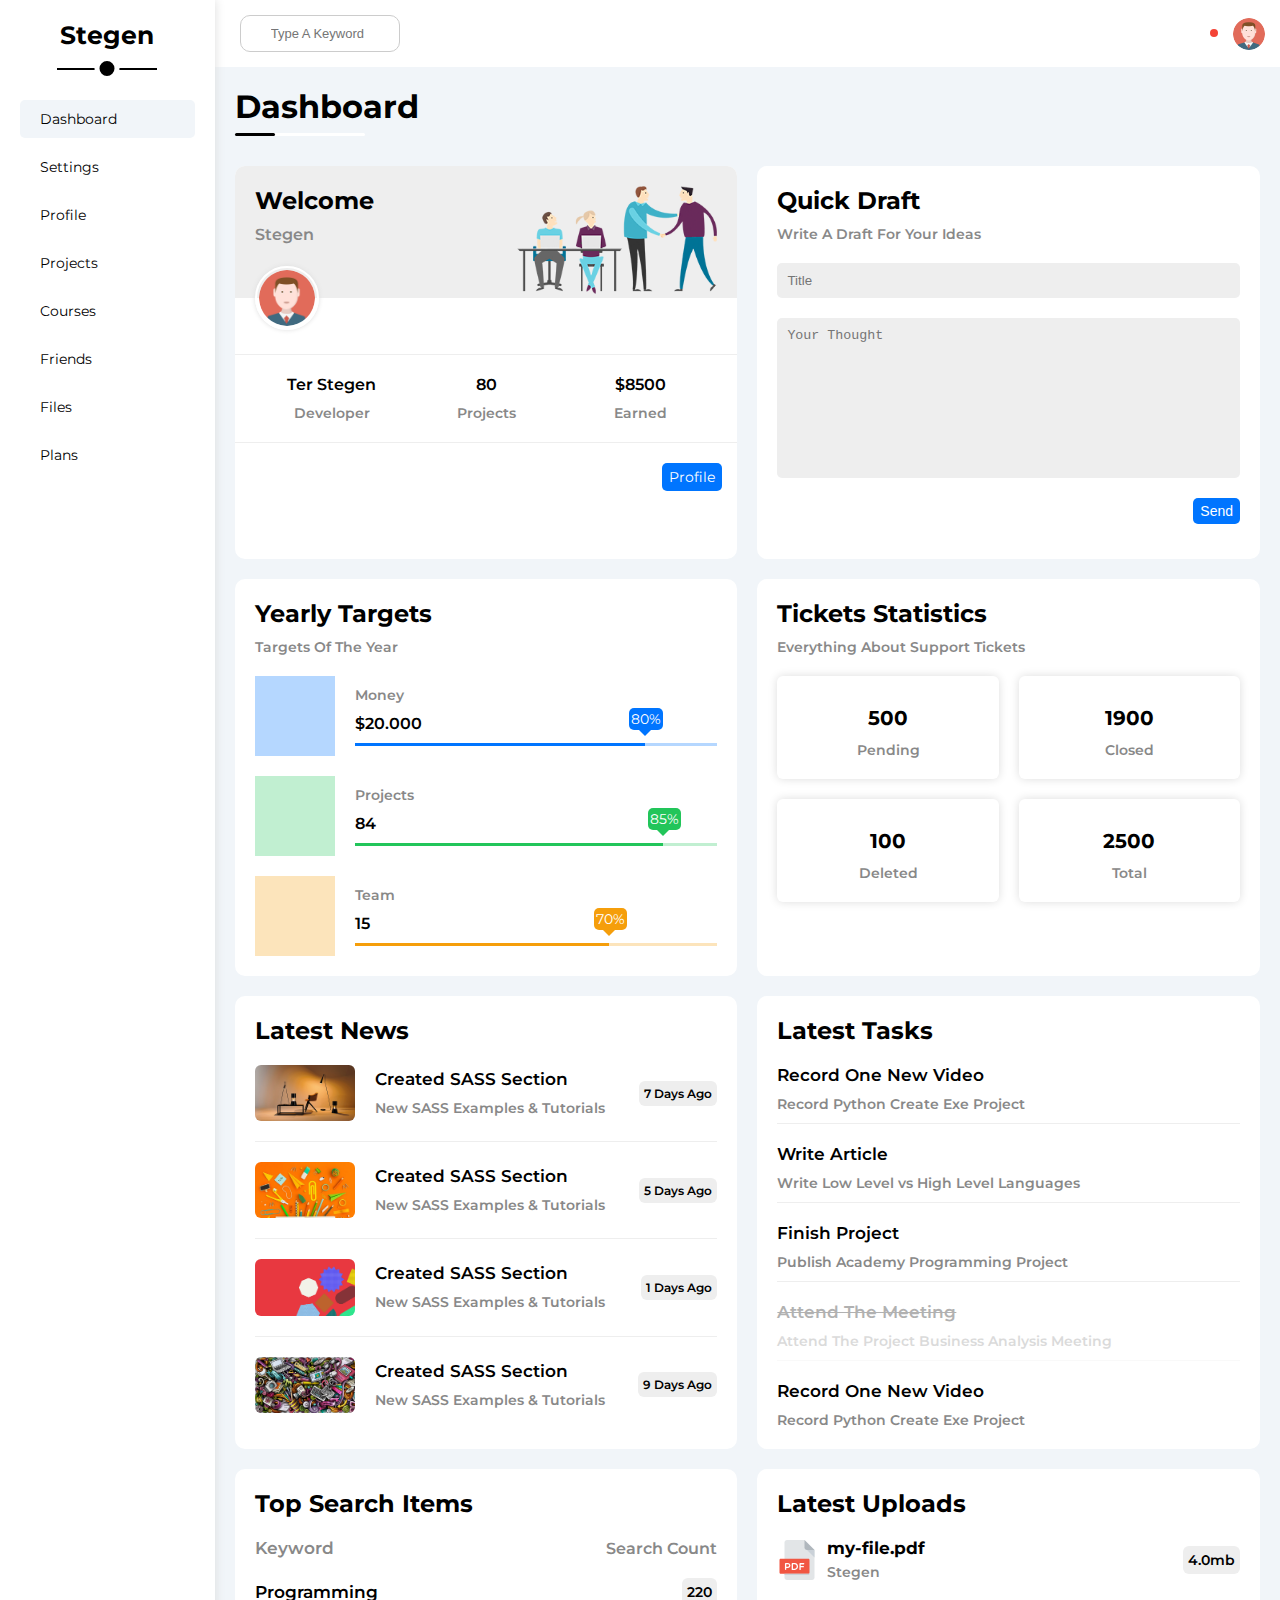
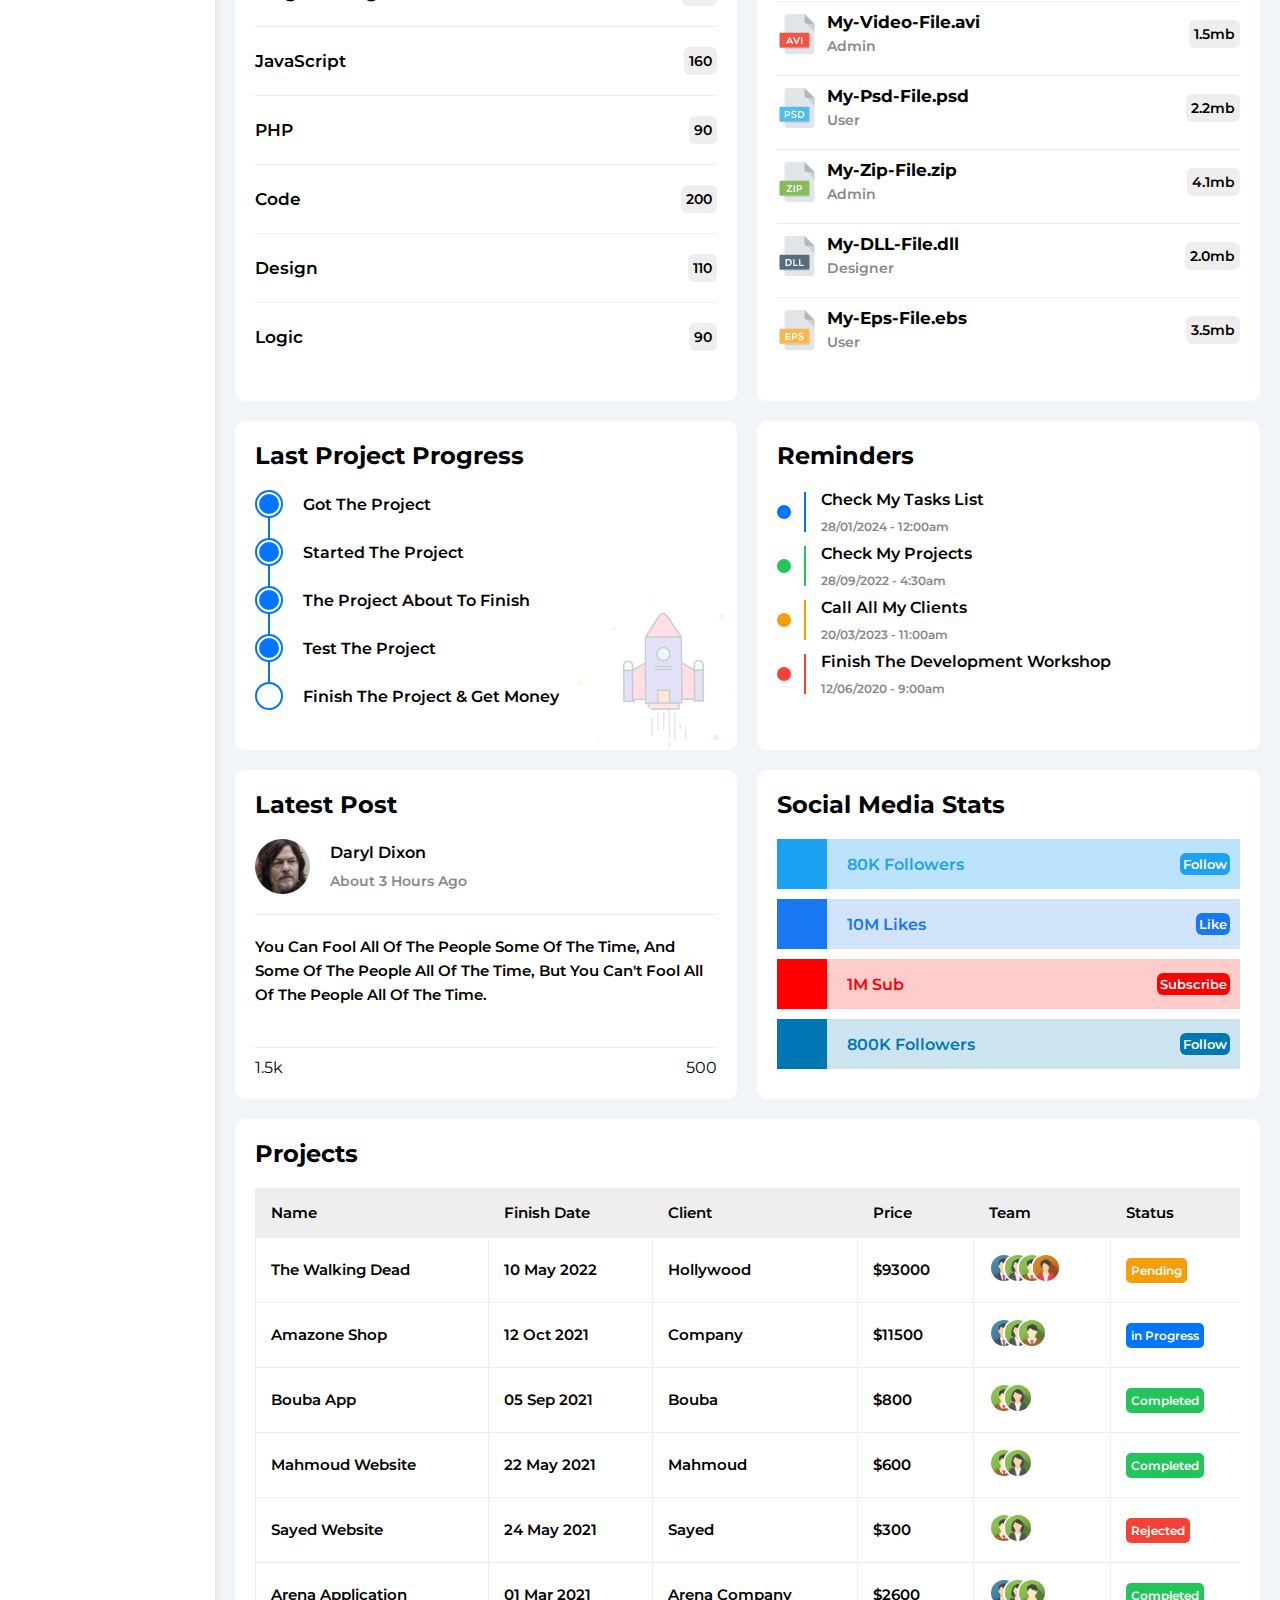
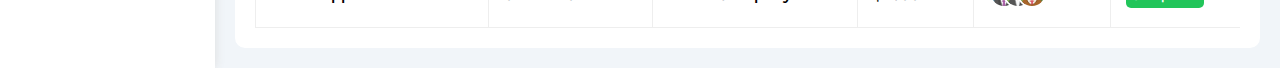
<file: index.html>
<!DOCTYPE html>
<html lang="en">
<head>
    <meta charset="UTF-8">
    <meta name="viewport" content="width=device-width, initial-scale=1.0">
    <!-- link font-google -->
    <link rel="preconnect" href="https://fonts.googleapis.com">
    <link rel="preconnect" href="https://fonts.gstatic.com" crossorigin>
    <link href="https://fonts.googleapis.com/css2?family=Montserrat:ital,wght@0,100..900;1,100..900&display=swap" rel="stylesheet">
    <!-- link font Awesome -->
    <link rel="stylesheet" href="https://cdnjs.cloudflare.com/ajax/libs/font-awesome/6.5.2/css/all.min.css" integrity="sha512-SnH5WK+bZxgPHs44uWIX+LLJAJ9/2PkPKZ5QiAj6Ta86w+fsb2TkcmfRyVX3pBnMFcV7oQPJkl9QevSCWr3W6A==" crossorigin="anonymous" referrerpolicy="no-referrer" />
    <!-- link framework -->
    <link rel="stylesheet" href="css/framework.css">
    <!-- link css-file -->
    <link rel="stylesheet" href="css/dash.css">
    <title>Dashboard</title>
</head>
<body>
    <div class="page d-flex">
        <div class="sidebar bg-white p-20 p-relative">
            <h3 class="p-relative txt-c">Stegen</h3>
            <ul>
                <li>
                    <a href="index.html" class="active d-flex align-center c-black p-10 rad-5 fs-14">
                        <i class="fa-solid fa-chart-bar fa fw"></i>
                        <span>Dashboard</span>
                    </a>
                </li>
                <li>
                    <a href="setting.html" class="d-flex align-center c-black p-10 rad-5 fs-14">
                        <i class="fa-solid fa-gear fa fw"></i>
                        <span>Settings</span>
                    </a>
                </li>
                <li>
                    <a href="profile.html" class="d-flex align-center c-black p-10 rad-5 fs-14">
                        <i class="fa-solid fa-user fa fw"></i>
                        <span>Profile</span>
                    </a>
                </li>
                <li>
                    <a href="projects.html" class="d-flex align-center c-black p-10 rad-5 fs-14">
                        <i class="fa-solid fa-diagram-project fa fw"></i>
                        <span>Projects</span>
                    </a>
                </li>
                <li>
                    <a href="courses.html" class="d-flex align-center c-black p-10 rad-5 fs-14">
                        <i class="fa-solid fa-graduation-cap fa fw"></i>
                        <span>Courses</span>
                    </a>
                </li>
                <li>
                    <a href="friends.html" class="d-flex align-center c-black p-10 rad-5 fs-14">
                        <i class="fa-solid fa-user-group fa fw"></i>
                        <span>Friends</span>
                    </a>
                </li>
                <li>
                    <a href="files.html" class="d-flex align-center c-black p-10 rad-5 fs-14">
                        <i class="fa-solid fa-file fa fw"></i>
                        <span>Files</span>
                    </a>
                </li>
                    <li>
                    <a href="plans.html" class="d-flex align-center c-black p-10 rad-5 fs-14">
                        <i class="fa-brands fa-cc-visa"></i>
                        <span>Plans</span>
                    </a>
                </li>
            </ul>
        </div>
        <div class="content w-full">
            <!-- start-head -->
            <div class="head p-15 bg-white between-flex">
                <div class="search p-relative">
                    <input class="p-10" type="search" placeholder="Type A Keyword">
                </div>
                <div class="icons d-flex align-center">
                    <span class="noti p-relative">
                        <i class="fa-solid fa-bell"></i>
                    </span>
                    <img src="imgs/avatar.png" alt="photo">
                </div>
            </div>
            <!-- end-head -->
            <h1 class="p-relative">Dashboard</h1>
            <!-- start-welcome -->
            <div class="container gab-20 d-grid m-20">
                <div class="welcome bg-white txt-c-mobile rad-10 d-block-mobile">
                    <div class="welc p-20 d-flex space-between bg-eee">
                        <div class="txt">
                            <h2>Welcome</h2>
                            <p class="c-gry f-b mt-10">Stegen</p>
                        </div>
                        <img class="hide-mobile" src="imgs/welcome.png" alt="photo">
                    </div>
                    <img class="avatar" src="imgs/avatar.png" alt="photo">
                    <div class="body txt-c d-flex p-20 mt-20 mb-20 d-block-mobile">
                        <p class="f-b">Ter Stegen<span class="d-block c-gry mt-10 fs-14">Developer</span></p>                           
                        <p class="f-b">80<span class="d-block c-gry mt-10 fs-14">Projects</span></p>                          
                        <p class="f-b">$8500<span class="d-block c-gry mt-10 fs-14">Earned</span></p>                            
                    </div>   
                    <a href="profile.html" class="btn-shape">Profile</a>     
                </div>
                <!-- end-welcome -->
                <!-- start-quick -->
                <div class="quick bg-white rad-10 p-20">
                    <div class="txt mb-20">
                        <h2>Quick Draft</h2>
                        <p class="c-gry f-b mt-10 fs-14">Write A Draft For Your Ideas</p>
                    </div>
                    <form>
                        <div class="input d-flex d-coulmn">
                            <input class="mb-20 bg-eee rad-5 p-10" type="text" placeholder="Title">
                            <textarea class="mb-20 bg-eee p-10 rad-5" placeholder="Your Thought"></textarea>
                        </div>
                        <input class="btn-shape" type="submit" value="Send">
                    </form>
                </div>
                <!-- end-quick -->
                <!-- start-targets -->
                <div class="targets bg-white p-20 rad-10">
                    <div class="txt">
                        <h2>Yearly Targets</h2>
                        <p class="c-gry f-b fs-14 mt-10">Targets Of The Year</p>
                    </div>
                    <div class="info">
                        <div class="box blue mt-20 d-flex align-center">
                            <span class="d-flex space-center align-center"><i class="fa-solid fa-dollar-sign"></i></span>
                            <div class="deg">
                                <span class="d-block c-gry fs-14 f-b">Money</span>
                                <p class="f-b mt-10">$20.000</p>
                                <div class="mt-10"><span class="d-block fs-14 c-white"data-progress="80%"></span></div>
                            </div>
                        </div>
                        <div class="box green mt-20 d-flex align-center">
                            <span class="d-flex d-center align-center space-center"><i class="fa-solid fa-code"></i></span>
                            <div class="deg">
                                <span class="d-block c-gry fs-14 f-b">Projects</span>
                                <p class="f-b mt-10">84</p>
                                <div class="mt-10"><span class="d-block fs-14 c-white" data-progress="85%"></span></div>
                            </div>
                        </div>
                        <div class="box orange  mt-20 d-flex align-center">
                            <span class="d-flex d-center align-center space-center"><i class="fa-solid fa-user"></i></span>
                            <div class="deg">
                                <span class="d-block c-gry fs-14 f-b">Team</span>
                                <p class="f-b mt-10">15</p>
                                <div class="mt-10"><span class="d-block fs-14 c-white" data-progress="70%"></span></div>
                            </div>
                        </div>
                    </div>
                </div>
                <!-- end-targets -->

                <!-- start-static -->
                <div class="static bg-white p-20 rad-10">
                    <div class="txt">
                        <h2>Tickets Statistics</h2>
                        <p class="fs-14 f-b c-gry mt-10">Everything About Support Tickets</p>
                    </div>
                    <div class="boxs d-grid gab-20 mt-20 txt-c">
                        <div class="box">
                            <i class="fa-solid fa-spinner"></i>
                            <p>500</p>
                            <span class="fs-14 c-gry f-b">Pending</span>
                        </div>
                        <div class="box">
                            <i class="fa-regular fa-circle-check"></i>
                            <p>1900</p>
                            <span class="fs-14 c-gry f-b">Closed</span>
                        </div>
                        <div class="box">
                            <i class="fa-solid fa-square-xmark"></i>
                            <p>100</p>
                            <span class="fs-14 c-gry f-b">Deleted</span>
                        </div>
                        <div class="box">
                            <i class="fa-solid fa-id-card"></i>
                            <p>2500</p>
                            <span class="fs-14 c-gry f-b">Total</span>
                        </div>
                    </div>
                </div>
                <!-- end-static -->

                <!-- start-news -->
                <div class="news p-20 bg-white rad-10">
                    <h2 class="mb-20">Latest News</h2>
                    <div class="box between-flex txt-c-mobile">
                        <img src="imgs/news-01.png" alt="photo">
                        <div class="txt">
                            <h3 class="f-b fs-17">Created SASS Section</h3>
                            <p class="f-b c-gry fs-14 mt-10">New SASS Examples & Tutorials</p>
                        </div>
                        <span class="fs-12 f-b d-block p-5">7 Days Ago</span>
                    </div>
                    <div class="box between-flex txt-c-mobile">
                        <img src="imgs/news-02.png" alt="photo">
                        <div class="txt">
                            <h3 class="f-b fs-17">Created SASS Section</h3>
                            <p class="f-b c-gry fs-14 mt-10">New SASS Examples & Tutorials</p>
                        </div>
                        <span class="fs-12 f-b d-block p-5">5 Days Ago</span>
                    </div>
                    <div class="box between-flex txt-c-mobile">
                        <img src="imgs/news-03.png" alt="photo">
                        <div class="txt">
                            <h3 class="f-b fs-17">Created SASS Section</h3>
                            <p class="f-b c-gry fs-14 mt-10">New SASS Examples & Tutorials</p>
                        </div>
                        <span class="fs-12 f-b d-block p-5">1 Days Ago</span>
                    </div>
                    <div class="box between-flex txt-c-mobile">
                        <img src="imgs/news-04.png" alt="photo">
                        <div class="txt">
                            <h3 class="f-b fs-17">Created SASS Section</h3>
                            <p class="f-b c-gry fs-14 mt-10">New SASS Examples & Tutorials</p>
                        </div>
                        <span class="fs-12 f-b d-block p-5">9 Days Ago</span>
                    </div>
                </div>

                <!-- end-news -->

                <!-- start-tasks -->
                <div class="tasks bg-white p-20 rad-10">
                    <h2>Latest Tasks</h2>
                    <div class="box between-flex mt-20">
                        <div class="txt">
                            <h3 class="fs-17 f-b">Record One New Video</h3>
                            <p class="fs-14 c-gry f-b mt-10">Record Python Create Exe Project</p>
                        </div>
                        <i class="fa-solid fa-trash-can"></i>
                    </div>
                    <div class="box between-flex mt-20">
                        <div class="txt">
                            <h3 class="fs-17 f-b">Write Article</h3>
                            <p class="fs-14 c-gry f-b mt-10">Write Low Level vs High Level Languages</p>
                        </div>
                        <i class="fa-solid fa-trash-can"></i>
                    </div>
                    <div class="box between-flex mt-20">
                        <div class="txt">
                            <h3 class="fs-17 f-b">Finish Project</h3>
                            <p class="fs-14 c-gry f-b mt-10">Publish Academy Programming Project</p>
                        </div>
                        <i class="fa-solid fa-trash-can"></i>
                    </div>
                    <div class="box between-flex mt-20">
                        <div class="txt">
                            <h3 class="fs-17 f-b">Attend The Meeting</h3>
                            <p class="fs-14 c-gry f-b mt-10">Attend The Project Business Analysis Meeting</p>
                        </div>
                        <i class="fa-solid fa-trash-can"></i>
                    </div>
                    <div class="box between-flex mt-20">
                        <div class="txt">
                            <h3 class="fs-17 f-b">Record One New Video</h3>
                            <p class="fs-14 c-gry f-b mt-10">Record Python Create Exe Project</p>
                        </div>
                        <i class="fa-solid fa-trash-can"></i>
                    </div>
                </div>
                <!-- end-tasks -->

                <!-- start-search -->

                <div class="search bg-white p-20 rad-10">
                    <h2>Top Search Items</h2>
                    <div class="box mt-20 between-flex">
                        <h3 class="fs-17 f-b c-gry">Keyword</h3>
                        <p class="f-b c-gry">Search Count</p>
                    </div>
                    <div class="box between-flex">
                        <h3 class="fs-17 f-b">Programming</h3>
                        <p class="fs-14 f-b">220</p>
                    </div>
                    <div class="box between-flex">
                        <h3 class="fs-17 f-b">JavaScript</h3>
                        <p class="fs-14 f-b">160</p>
                    </div>
                    <div class="box between-flex">
                        <h3 class="fs-17 f-b">PHP</h3>
                        <p class="fs-14 f-b">90</p>
                    </div>
                    <div class="box between-flex">
                        <h3 class="fs-17 f-b">Code</h3>
                        <p class="fs-14 f-b">200</p>
                    </div>
                    <div class="box between-flex">
                        <h3 class="fs-17 f-b">Design</h3>
                        <p class="fs-14 f-b">110</p>
                    </div>
                    <div class="box between-flex">
                        <h3 class="fs-17 f-b">Logic</h3>
                        <p class="fs-14 f-b">90</p>
                    </div>
                </div>
                <!-- end-search -->

                <!-- start-uploads -->
                <div class="uploads bg-white rad-10 p-20">
                    <h2 class="mb-20">Latest Uploads</h2>
                    <div class="box between-flex">
                        <img src="imgs/pdf.svg" alt="photo">
                        <div class="txt">
                            <h3 class="fs-17">my-file.pdf</h3>
                            <p class="f-b c-gry fs-14">Stegen</p>
                        </div>
                        <span class="fs-14 f-b p-5">4.0mb</span>
                    </div>
                    <div class="box between-flex">
                        <img src="imgs/avi.svg" alt="photo">
                        <div class="txt">
                            <h3 class="fs-17">My-Video-File.avi</h3>
                            <p class="f-b c-gry fs-14">Admin</p>
                        </div>
                        <span class="fs-14 f-b p-5">1.5mb</span>
                    </div>
                    <div class="box between-flex">
                        <img src="imgs/psd.svg" alt="photo">
                        <div class="txt">
                            <h3 class="fs-17">My-Psd-File.psd</h3>
                            <p class="f-b c-gry fs-14">User</p>
                        </div>
                        <span class="fs-14 f-b p-5">2.2mb</span>
                    </div>
                    <div class="box between-flex">
                        <img src="imgs/zip.svg" alt="photo">
                        <div class="txt">
                            <h3 class="fs-17">My-Zip-File.zip</h3>
                            <p class="f-b c-gry fs-14">Admin</p>
                        </div>
                        <span class="fs-14 f-b p-5">4.1mb</span>
                    </div>
                    <div class="box between-flex">
                        <img src="imgs/dll.svg" alt="photo">
                        <div class="txt">
                            <h3 class="fs-17">My-DLL-File.dll</h3>
                            <p class="f-b c-gry fs-14">Designer</p>
                        </div>
                        <span class="fs-14 f-b p-5">2.0mb</span>
                    </div>
                    <div class="box between-flex">
                        <img src="imgs/eps.svg" alt="photo">
                        <div class="txt">
                            <h3 class="fs-17">My-Eps-File.ebs</h3>
                            <p class="f-b c-gry fs-14">User</p>
                        </div>
                        <span class="fs-14 f-b p-5">3.5mb</span>
                    </div>
                </div>
                <!-- end-uploads -->

                <!-- start-project -->
                <div class="project bg-white rad-10 p-20 p-relative">
                    <h2 class="mb-20">Last Project Progress</h2>
                    <div class="box mb-20 between-flex">
                        <span class="p-relative"></span>
                        <p class="f-b">Got The Project</p>
                    </div>
                    <div class="box mb-20 between-flex">
                        <span class="p-relative"></span>
                        <p class="f-b">Started The Project</p>
                    </div>
                    <div class="box mb-20 between-flex">
                        <span class="p-relative"></span>
                        <p class="f-b">The Project About To Finish</p>
                    </div>
                    <div class="box mb-20 between-flex">
                        <span class="p-relative"></span>
                        <p class="f-b">Test The Project</p>
                    </div>
                    <div class="box mb-20 between-flex">
                        <span class="p-relative"></span>
                        <p class="f-b">Finish The Project & Get Money</p>
                    </div>
                    <img class="hide-mobile" src="imgs/project.png" alt="photo">
                </div>
                <!-- start-project -->

                <!-- start-remindars -->
                <div class="reminders rad-10 bg-white p-20">
                    <h2 class="mb-20">Reminders</h2>
                    <div class="box blue between-flex">
                        <span class="d-block p-relative"></span>
                        <div class="info">
                            <p class="f-b">Check My Tasks List</p>
                            <span class="d-block fs-12 c-gry f-b mt-10">28/01/2024 - 12:00am</span>
                        </div>
                    </div>
                    <div class="box green between-flex">
                        <span class="d-block p-relative"></span>
                        <div class="info">
                            <p class="f-b">Check My Projects</p>
                            <span class="d-block fs-12 c-gry f-b mt-10">28/09/2022 - 4:30am</span>
                        </div>
                    </div>
                    <div class="box orange between-flex">
                        <span class="d-block p-relative"></span>
                        <div class="info">
                            <p class="f-b">Call All My Clients</p>
                            <span class="d-block fs-12 c-gry f-b mt-10">20/03/2023 - 11:00am</span>
                        </div>
                    </div>
                    <div class="box red between-flex">
                        <span class="d-block p-relative"></span>
                        <div class="info">
                            <p class="f-b">Finish The Development Workshop</p>
                            <span class="d-block fs-12 c-gry f-b mt-10">12/06/2020 - 9:00am</span>
                        </div>
                    </div>
                </div>
                <!-- end-remindars -->

                <!-- start-post -->
                <div class="post p-20 bg-white rad-10">
                    <h2 class="mb-20">Latest Post</h2>
                    <div class="info between-flex">
                        <div class="image">
                            <img src="imgs/Daryl_Dixon_Staffel_9-0.webp" alt="photo">
                        </div>
                        <div class="txt">
                            <p class="f-b">Daryl Dixon</p>
                            <span class="c-gry d-block f-b fs-14 mt-10">About 3 Hours Ago</span>
                        </div>
                    </div>
                    <p> You Can Fool All Of The People Some Of The Time,
                        And Some Of The People All Of The Time,
                        But You Can't Fool All Of The People All Of The Time.
                    </p>
                    <div class="comment between-flex mt-10">
                        <span><i class="red fa-solid fa-heart"></i> 1.5k</span>
                        <span><i class="blue fa-solid fa-comments"></i> 500</span>
                    </div>
                </div>
                <!-- end-post -->

                <!-- start-social -->
                <div class="social p-20 bg-white rad-10">
                    <h2 class="mb-20">Social Media Stats</h2>
                    <div class="box tewit between-flex">
                        <i class="fa-brands fa-twitter fa-2x"></i>
                        <div class="txt">
                            <p>80K Followers</p>
                            <a href="#">Follow</a>
                        </div>
                    </div>
                    <div class="box face between-flex">
                        <i class="fa-brands fa-facebook-f fa-2x"></i>
                        <div class="txt">
                            <p>10M Likes</p>
                            <a href="#">Like</a>
                        </div>
                    </div>
                    <div class="box yout between-flex">
                        <i class="fa-brands fa-youtube fa-2x"></i>
                        <div class="txt">
                            <p>1M Sub</p>
                            <a href="#">Subscribe</a>
                        </div>
                    </div>
                    <div class="box linked between-flex">
                        <i class="fa-brands fa-linkedin fa-2x"></i>
                        <div class="txt">
                            <p>800K Followers</p>
                            <a href="#">Follow</a>
                        </div>
                    </div>

                </div>
                <!-- end-social -->
            </div>
            <!-- start-projects -->
            <div class="projects p-20 bg-white rad-10">
                <h2 class="mb-20">Projects</h2>
                <div class="res-table">
                    <table class="w-full">
                    <thead>
                        <tr class="f-b fs-14">
                            <td>Name</td>
                            <td>Finish Date</td>
                            <td>Client</td>
                            <td>Price</td>
                            <td>Team</td>
                            <td>Status</td>
                        </tr>
                    </thead>
                    <tbody>
                        <tr>
                            <td>The Walking Dead</td>
                            <td>10 May 2022</td>
                            <td>Hollywood</td>
                            <td>$93000</td>
                            <td>
                                <img src="imgs/team-01.png" alt="photo">
                                <img src="imgs/team-02.png" alt="photo">
                                <img src="imgs/team-03.png" alt="photo">
                                <img src="imgs/team-04.png" alt="photo">
                            </td>
                            <td><span class="orange">Pending</span></td>
                        </tr>
                        <tr>
                            <td>Amazone Shop</td>
                            <td>12 Oct 2021</td>
                            <td>Company</td>
                            <td>$11500</td>
                            <td>
                                <img src="imgs/team-01.png" alt="photo">
                                <img src="imgs/team-02.png" alt="photo">
                                <img src="imgs/team-03.png" alt="photo">
                            </td>
                            <td><span class="blue">in Progress</span></td>
                        </tr>
                        <tr>
                            <td>Bouba App</td>
                            <td>05 Sep 2021</td>
                            <td>Bouba</td>
                            <td>$800</td>
                            <td><img src="imgs/team-03.png" alt="photo">
                                <img src="imgs/team-02.png" alt="photo">
                            </td>
                            <td><span class="green">Completed</span></td>
                        </tr>
                        <tr>
                            <td>Mahmoud Website</td>
                            <td>22 May 2021</td>
                            <td>Mahmoud</td>
                            <td>$600</td>
                            <td><img src="imgs/team-03.png" alt="photo">
                                <img src="imgs/team-02.png" alt="photo">
                            </td>    
                            <td><span class="green">Completed</span></td>
                        </tr>
                        <tr>
                            <td>Sayed Website</td>
                            <td>24 May 2021</td>
                            <td>Sayed</td>
                            <td>$300</td>
                            <td><img src="imgs/team-03.png" alt="photo">
                                <img src="imgs/team-02.png" alt="photo">
                            </td> 
                            <td><span class="red">Rejected</span></td>
                        </tr>
                        <tr>
                            <td>Arena Application</td>
                            <td>01 Mar 2021</td>
                            <td>Arena Company</td>
                            <td>$2600</td>
                            <td>
                                <img src="imgs/team-01.png" alt="photo">
                                <img src="imgs/team-02.png" alt="photo">
                                <img src="imgs/team-03.png" alt="photo">
                            </td>
                            <td><span class="green">Completed</span></td>
                        </tr>
                    </tbody>
                    </table>
                </div>
            <!-- end-projects -->
            </div>
        </div>
    </div>
</body>
</html>
</file>
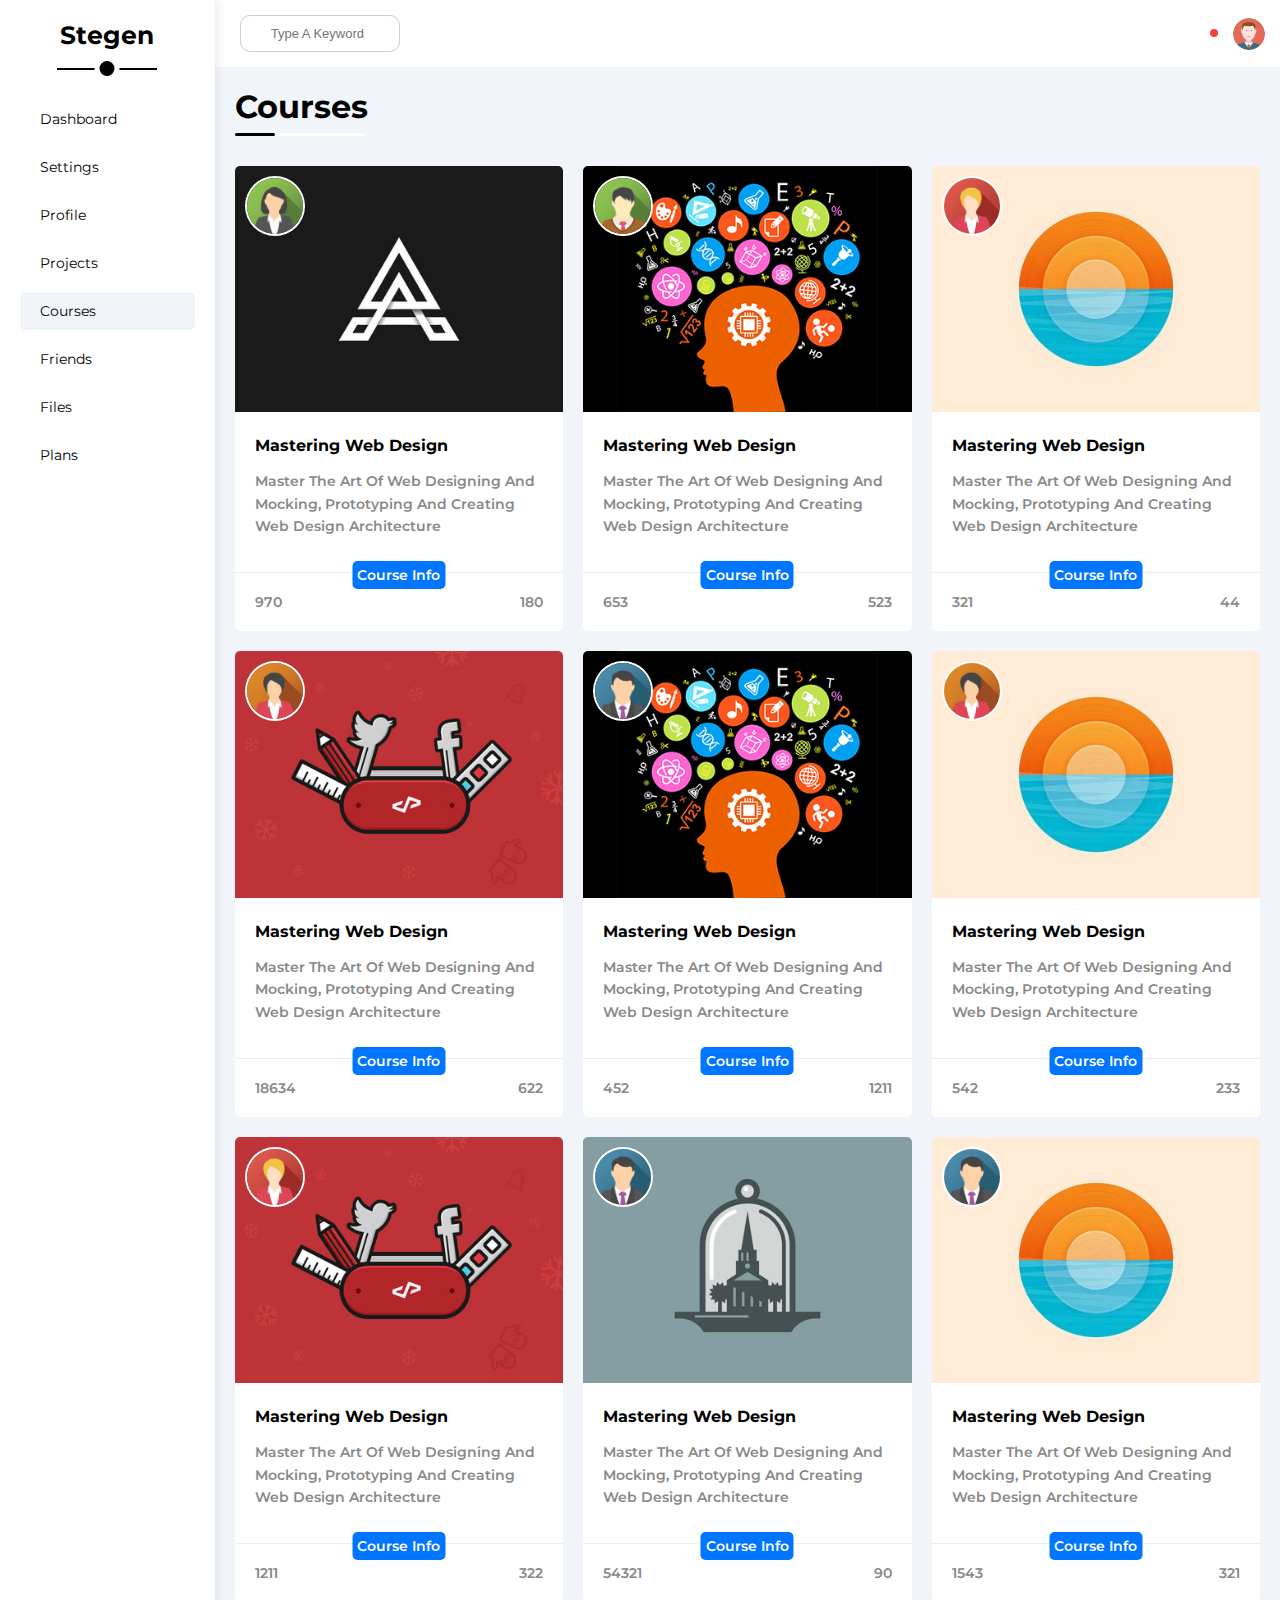
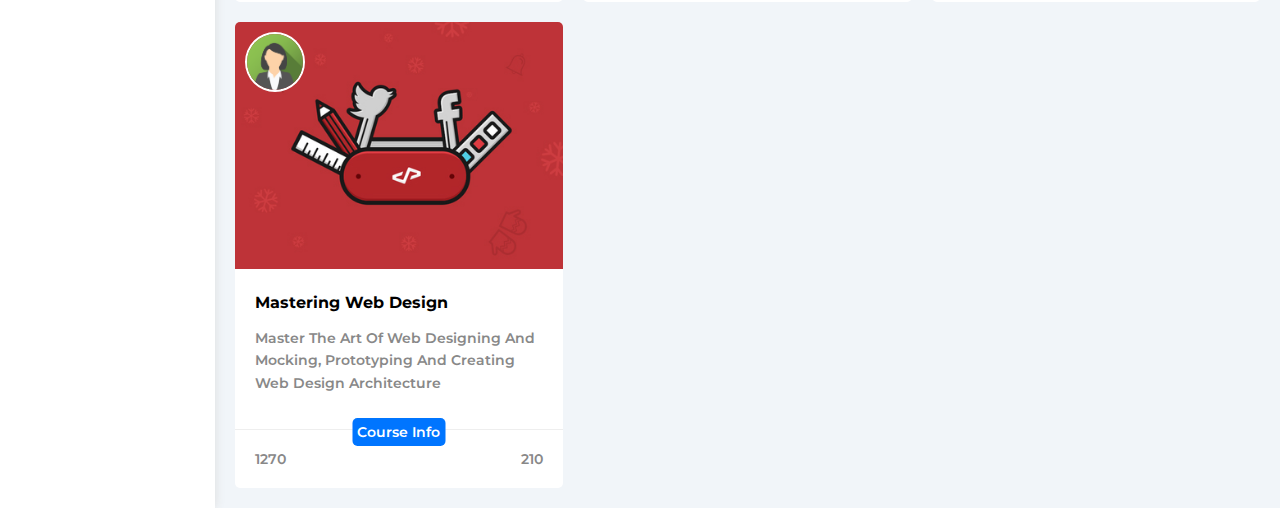
<file: courses.html>
<!DOCTYPE html>
<html lang="en">
<head>
    <meta charset="UTF-8">
    <meta name="viewport" content="width=device-width, initial-scale=1.0">
    <!-- link font-google -->
    <link rel="preconnect" href="https://fonts.googleapis.com">
    <link rel="preconnect" href="https://fonts.gstatic.com" crossorigin>
    <link href="https://fonts.googleapis.com/css2?family=Montserrat:ital,wght@0,100..900;1,100..900&display=swap" rel="stylesheet">
    <!-- link font Awesome -->
    <link rel="stylesheet" href="https://cdnjs.cloudflare.com/ajax/libs/font-awesome/6.5.2/css/all.min.css" integrity="sha512-SnH5WK+bZxgPHs44uWIX+LLJAJ9/2PkPKZ5QiAj6Ta86w+fsb2TkcmfRyVX3pBnMFcV7oQPJkl9QevSCWr3W6A==" crossorigin="anonymous" referrerpolicy="no-referrer" />
    <!-- link framework -->
    <link rel="stylesheet" href="css/framework.css">
    <!-- link css-file -->
    <link rel="stylesheet" href="css/dash.css">
    <title>Courses</title>
</head>
<body>
    <div class="page d-flex">
        <div class="sidebar bg-white p-20 p-relative">
            <h3 class="p-relative txt-c">Stegen</h3>
            <ul>
                <li>
                    <a href="index.html" class="d-flex align-center c-black p-10 rad-5 fs-14">
                        <i class="fa-solid fa-chart-bar fa fw"></i>
                        <span>Dashboard</span>
                    </a>
                </li>
                <li>
                    <a href="setting.html" class="d-flex align-center c-black p-10 rad-5 fs-14">
                        <i class="fa-solid fa-gear fa fw"></i>
                        <span>Settings</span>
                    </a>
                </li>
                <li>
                    <a href="profile.html" class="d-flex align-center c-black p-10 rad-5 fs-14">
                        <i class="fa-solid fa-user fa fw"></i>
                        <span>Profile</span>
                    </a>
                </li>
                <li>
                    <a href="projects.html" class="d-flex align-center c-black p-10 rad-5 fs-14">
                        <i class="fa-solid fa-diagram-project fa fw"></i>
                        <span>Projects</span>
                    </a>
                </li>
                <li>
                    <a href="courses.html" class="active d-flex align-center c-black p-10 rad-5 fs-14">
                        <i class="fa-solid fa-graduation-cap fa fw"></i>
                        <span>Courses</span>
                    </a>
                </li>
                <li>
                    <a href="friends.html" class="d-flex align-center c-black p-10 rad-5 fs-14">
                        <i class="fa-solid fa-user-group fa fw"></i>
                        <span>Friends</span>
                    </a>
                </li>
                <li>
                    <a href="files.html" class="d-flex align-center c-black p-10 rad-5 fs-14">
                        <i class="fa-solid fa-file fa fw"></i>
                        <span>Files</span>
                    </a>
                </li>
                    <li>
                    <a href="plans.html" class="d-flex align-center c-black p-10 rad-5 fs-14">
                        <i class="fa-brands fa-cc-visa"></i>
                        <span>Plans</span>
                    </a>
                </li>
            </ul>
        </div>
        <div class="content w-full">
            <!-- start-head -->
            <div class="head p-15 bg-white between-flex">
                <div class="search p-relative">
                    <input class="p-10" type="search" placeholder="Type A Keyword">
                </div>
                <div class="icons d-flex align-center">
                    <span class="noti p-relative">
                        <i class="fa-solid fa-bell"></i>
                    </span>
                    <img src="imgs/avatar.png" alt="photo">
                </div>
            </div>
            <!-- end-head -->
            <h1 class="p-relative mb-20">Courses</h1>
            <!-- start-courses -->
            <div class="cour-container d-grid">
                <div class="box rad-5 bg-white">
                    <div class="image p-relative">
                        <img src="imgs/course-01.jpg" alt="photo">
                        <img src="imgs/team-02.png" alt="photo">
                    </div>
                    <div class="txt p-20">
                        <h4>Mastering Web Design</h4>
                        <p class="c-gry f-b fs-14 mt-15 mb-15">Master The Art Of Web Designing And Mocking,
                            Prototyping And Creating Web Design Architecture</p>
                    </div>
                    <div class="info p-20 p-relative">
                        <span class="c-gry"><i class="fa-regular fa-user"></i> 970</span>
                        <span class="c-gry"><i class="fa-solid fa-dollar-sign"></i> 180</span>
                    </div>
                </div>
                <div class="box rad-5 bg-white">
                    <div class="image p-relative">
                        <img src="imgs/course-02.jpg" alt="photo">
                        <img src="imgs/team-03.png" alt="photo">
                    </div>
                    <div class="txt p-20">
                        <h4>Mastering Web Design</h4>
                        <p class="c-gry f-b fs-14 mt-15 mb-15">Master The Art Of Web Designing And Mocking,
                            Prototyping And Creating Web Design Architecture</p>
                    </div>
                    <div class="info p-20 p-relative">
                        <span class="c-gry"><i class="fa-regular fa-user"></i> 653</span>
                        <span class="c-gry"><i class="fa-solid fa-dollar-sign"></i> 523</span>
                    </div>
                </div>
                <div class="box rad-5 bg-white">
                    <div class="image p-relative">
                        <img src="imgs/course-03.jpg" alt="photo">
                        <img src="imgs/team-05.png" alt="photo">
                    </div>
                    <div class="txt p-20">
                        <h4>Mastering Web Design</h4>
                        <p class="c-gry f-b fs-14 mt-15 mb-15">Master The Art Of Web Designing And Mocking,
                            Prototyping And Creating Web Design Architecture</p>
                    </div>
                    <div class="info p-20 p-relative">
                        <span class="c-gry"><i class="fa-regular fa-user"></i> 321</span>
                        <span class="c-gry"><i class="fa-solid fa-dollar-sign"></i> 44</span>
                    </div>
                </div>
                <div class="box rad-5 bg-white">
                    <div class="image p-relative">
                        <img src="imgs/course-05.jpg" alt="photo">
                        <img src="imgs/team-04.png" alt="photo">
                    </div>
                    <div class="txt p-20">
                        <h4>Mastering Web Design</h4>
                        <p class="c-gry f-b fs-14 mt-15 mb-15">Master The Art Of Web Designing And Mocking,
                            Prototyping And Creating Web Design Architecture</p>
                    </div>
                    <div class="info p-20 p-relative">
                        <span class="c-gry"><i class="fa-regular fa-user"></i> 18634</span>
                        <span class="c-gry"><i class="fa-solid fa-dollar-sign"></i> 622</span>
                    </div>
                </div>
                <div class="box rad-5 bg-white">
                    <div class="image p-relative">
                        <img src="imgs/course-02.jpg" alt="photo">
                        <img src="imgs/team-01.png" alt="photo">
                    </div>
                    <div class="txt p-20">
                        <h4>Mastering Web Design</h4>
                        <p class="c-gry f-b fs-14 mt-15 mb-15">Master The Art Of Web Designing And Mocking,
                            Prototyping And Creating Web Design Architecture</p>
                    </div>
                    <div class="info p-20 p-relative">
                        <span class="c-gry"><i class="fa-regular fa-user"></i> 452</span>
                        <span class="c-gry"><i class="fa-solid fa-dollar-sign"></i> 1211</span>
                    </div>
                </div>
                <div class="box rad-5 bg-white">
                    <div class="image p-relative">
                        <img src="imgs/course-03.jpg" alt="photo">
                        <img src="imgs/team-04.png" alt="photo">
                    </div>
                    <div class="txt p-20">
                        <h4>Mastering Web Design</h4>
                        <p class="c-gry f-b fs-14 mt-15 mb-15">Master The Art Of Web Designing And Mocking,
                            Prototyping And Creating Web Design Architecture</p>
                    </div>
                    <div class="info p-20 p-relative">
                        <span class="c-gry"><i class="fa-regular fa-user"></i> 542</span>
                        <span class="c-gry"><i class="fa-solid fa-dollar-sign"></i> 233</span>
                    </div>
                </div>
                <div class="box rad-5 bg-white">
                    <div class="image p-relative">
                        <img src="imgs/course-05.jpg" alt="photo">
                        <img src="imgs/team-05.png" alt="photo">
                    </div>
                    <div class="txt p-20">
                        <h4>Mastering Web Design</h4>
                        <p class="c-gry f-b fs-14 mt-15 mb-15">Master The Art Of Web Designing And Mocking,
                            Prototyping And Creating Web Design Architecture</p>
                    </div>
                    <div class="info p-20 p-relative">
                        <span class="c-gry"><i class="fa-regular fa-user"></i> 1211</span>
                        <span class="c-gry"><i class="fa-solid fa-dollar-sign"></i> 322</span>
                    </div>
                </div>
                <div class="box rad-5 bg-white">
                    <div class="image p-relative">
                        <img src="imgs/course-04.jpg" alt="photo">
                        <img src="imgs/team-01.png" alt="photo">
                    </div>
                    <div class="txt p-20">
                        <h4>Mastering Web Design</h4>
                        <p class="c-gry f-b fs-14 mt-15 mb-15">Master The Art Of Web Designing And Mocking,
                            Prototyping And Creating Web Design Architecture</p>
                    </div>
                    <div class="info p-20 p-relative">
                        <span class="c-gry"><i class="fa-regular fa-user"></i> 54321</span>
                        <span class="c-gry"><i class="fa-solid fa-dollar-sign"></i> 90</span>
                    </div>
                </div>
                <div class="box rad-5 bg-white">
                    <div class="image p-relative">
                        <img src="imgs/course-03.jpg" alt="photo">
                        <img src="imgs/team-01.png" alt="photo">
                    </div>
                    <div class="txt p-20">
                        <h4>Mastering Web Design</h4>
                        <p class="c-gry f-b fs-14 mt-15 mb-15">Master The Art Of Web Designing And Mocking,
                            Prototyping And Creating Web Design Architecture</p>
                    </div>
                    <div class="info p-20 p-relative">
                        <span class="c-gry"><i class="fa-regular fa-user"></i> 1543</span>
                        <span class="c-gry"><i class="fa-solid fa-dollar-sign"></i> 321</span>
                    </div>
                </div>
                <div class="box rad-5 bg-white">
                    <div class="image p-relative">
                        <img src="imgs/course-05.jpg" alt="photo">
                        <img src="imgs/team-02.png" alt="photo">
                    </div>
                    <div class="txt p-20">
                        <h4>Mastering Web Design</h4>
                        <p class="c-gry f-b fs-14 mt-15 mb-15">Master The Art Of Web Designing And Mocking,
                            Prototyping And Creating Web Design Architecture</p>
                    </div>
                    <div class="info p-20 p-relative">
                        <span class="c-gry"><i class="fa-regular fa-user"></i> 1270</span>
                        <span class="c-gry"><i class="fa-solid fa-dollar-sign"></i> 210</span>
                    </div>
                </div>
            </div>
            <!-- end-courses -->

        </div>
    </div>
</body>
</html>
</file>
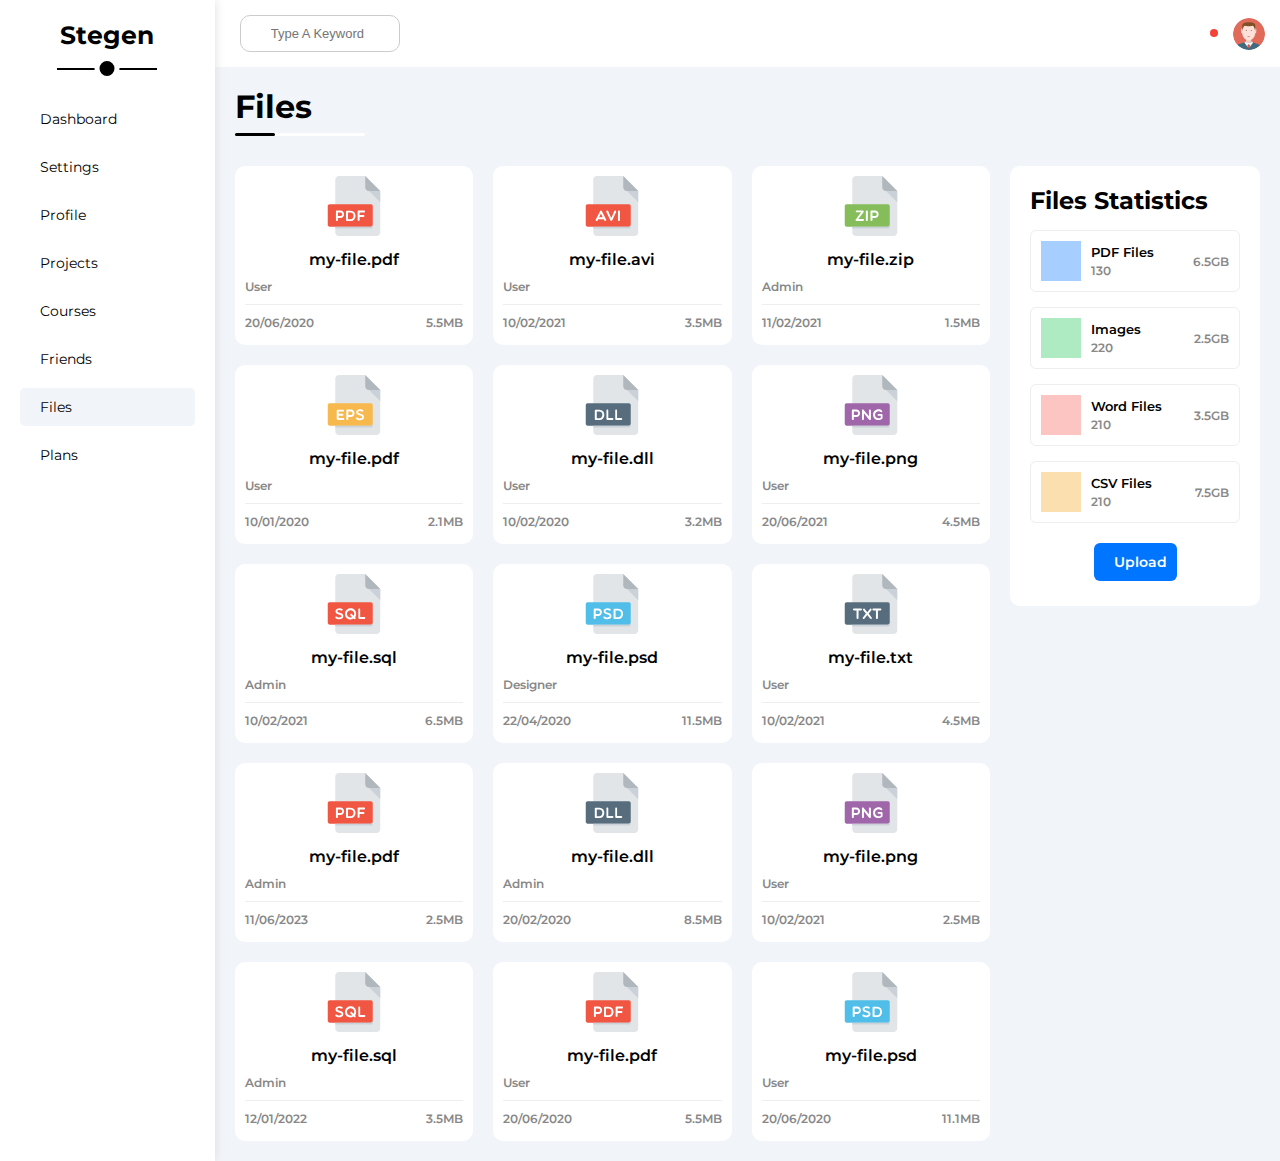
<file: files.html>
<!DOCTYPE html>
<html lang="en">
<head>
    <meta charset="UTF-8">
    <meta name="viewport" content="width=device-width, initial-scale=1.0">
    <!-- link font-google -->
    <link rel="preconnect" href="https://fonts.googleapis.com">
    <link rel="preconnect" href="https://fonts.gstatic.com" crossorigin>
    <link href="https://fonts.googleapis.com/css2?family=Montserrat:ital,wght@0,100..900;1,100..900&display=swap" rel="stylesheet">
    <!-- link font Awesome -->
    <link rel="stylesheet" href="https://cdnjs.cloudflare.com/ajax/libs/font-awesome/6.5.2/css/all.min.css" integrity="sha512-SnH5WK+bZxgPHs44uWIX+LLJAJ9/2PkPKZ5QiAj6Ta86w+fsb2TkcmfRyVX3pBnMFcV7oQPJkl9QevSCWr3W6A==" crossorigin="anonymous" referrerpolicy="no-referrer" />
    <!-- link framework -->
    <link rel="stylesheet" href="css/framework.css">
    <!-- link css-file -->
    <link rel="stylesheet" href="css/dash.css">
    <title>Files</title>
</head>
<body>
    <div class="page d-flex">
        <div class="sidebar bg-white p-20 p-relative">
            <h3 class="p-relative txt-c">Stegen</h3>
            <ul>
                <li>
                    <a href="index.html" class="d-flex align-center c-black p-10 rad-5 fs-14">
                        <i class="fa-solid fa-chart-bar fa fw"></i>
                        <span>Dashboard</span>
                    </a>
                </li>
                <li>
                    <a href="setting.html" class="d-flex align-center c-black p-10 rad-5 fs-14">
                        <i class="fa-solid fa-gear fa fw"></i>
                        <span>Settings</span>
                    </a>
                </li>
                <li>
                    <a href="profile.html" class="d-flex align-center c-black p-10 rad-5 fs-14">
                        <i class="fa-solid fa-user fa fw"></i>
                        <span>Profile</span>
                    </a>
                </li>
                <li>
                    <a href="projects.html" class="d-flex align-center c-black p-10 rad-5 fs-14">
                        <i class="fa-solid fa-diagram-project fa fw"></i>
                        <span>Projects</span>
                    </a>
                </li>
                <li>
                    <a href="courses.html" class="d-flex align-center c-black p-10 rad-5 fs-14">
                        <i class="fa-solid fa-graduation-cap fa fw"></i>
                        <span>Courses</span>
                    </a>
                </li>
                <li>
                    <a href="friends.html" class="d-flex align-center c-black p-10 rad-5 fs-14">
                        <i class="fa-solid fa-user-group fa fw"></i>
                        <span>Friends</span>
                    </a>
                </li>
                <li>
                    <a href="files.html" class="active d-flex align-center c-black p-10 rad-5 fs-14">
                        <i class="fa-solid fa-file fa fw"></i>
                        <span>Files</span>
                    </a>
                </li>
                    <li>
                    <a href="plans.html" class="d-flex align-center c-black p-10 rad-5 fs-14">
                        <i class="fa-brands fa-cc-visa"></i>
                        <span>Plans</span>
                    </a>
                </li>
            </ul>
        </div>
        <div class="content w-full">
            <!-- start-head -->
            <div class="head p-15 bg-white between-flex">
                <div class="search p-relative">
                    <input class="p-10" type="search" placeholder="Type A Keyword">
                </div>
                <div class="icons d-flex align-center">
                    <span class="noti p-relative">
                        <i class="fa-solid fa-bell"></i>
                    </span>
                    <img src="imgs/avatar.png" alt="photo">
                </div>
            </div>
            <!-- end-head -->
            <h1 class="p-relative mb-20">Files</h1>
            <!-- start-files -->
            <div class="files-container">
                <div class="file-container d-grid">
                <div class="box bg-white p-10 rad-10">
                    <i class=" c-gry fa-solid fa-download"></i>
                    <div>
                        <img src="imgs/pdf.svg" alt="photo">
                        <p class="mt-10 mb-10 f-b">my-file.pdf</p>
                    </div>
                    <span class="f-b fs-12 c-gry mb-10 d-block">User</span>
                    <div class="info between-flex">
                        <span class="f-b fs-12 c-gry">20/06/2020</span>
                        <span class="f-b fs-12 c-gry">5.5MB</span>
                    </div>
                </div>
                    <div class="box bg-white p-10 rad-10">
                    <i class=" c-gry fa-solid fa-download"></i>
                    <div>
                        <img src="imgs/avi.svg" alt="photo">
                        <p class="mt-10 mb-10 f-b">my-file.avi</p>
                    </div>
                    <span class="f-b fs-12 c-gry mb-10 d-block">User</span>
                    <div class="info between-flex">
                        <span class="f-b fs-12 c-gry">10/02/2021</span>
                        <span class="f-b fs-12 c-gry">3.5MB</span>
                    </div>
                </div>
                    <div class="box bg-white p-10 rad-10">
                    <i class=" c-gry fa-solid fa-download"></i>
                    <div>
                        <img src="imgs/zip.svg" alt="photo">
                        <p class="mt-10 mb-10 f-b">my-file.zip</p>
                    </div>
                    <span class="f-b fs-12 c-gry mb-10 d-block">Admin</span>
                    <div class="info between-flex">
                        <span class="f-b fs-12 c-gry">11/02/2021</span>
                        <span class="f-b fs-12 c-gry">1.5MB</span>
                    </div>
                </div>
                    <div class="box bg-white p-10 rad-10">
                    <i class=" c-gry fa-solid fa-download"></i>
                    <div>
                        <img src="imgs/eps.svg" alt="photo">
                        <p class="mt-10 mb-10 f-b">my-file.pdf</p>
                    </div>
                    <span class="f-b fs-12 c-gry mb-10 d-block">User</span>
                    <div class="info between-flex">
                        <span class="f-b fs-12 c-gry">10/01/2020</span>
                        <span class="f-b fs-12 c-gry">2.1MB</span>
                    </div>
                </div>
                    <div class="box bg-white p-10 rad-10">
                    <i class=" c-gry fa-solid fa-download"></i>
                    <div>
                        <img src="imgs/dll.svg" alt="photo">
                        <p class="mt-10 mb-10 f-b">my-file.dll</p>
                    </div>
                    <span class="f-b fs-12 c-gry mb-10 d-block">User</span>
                    <div class="info between-flex">
                        <span class="f-b fs-12 c-gry">10/02/2020</span>
                        <span class="f-b fs-12 c-gry">3.2MB</span>
                    </div>
                </div>
                    <div class="box bg-white p-10 rad-10">
                    <i class=" c-gry fa-solid fa-download"></i>
                    <div>
                        <img src="imgs/png.svg" alt="photo">
                        <p class="mt-10 mb-10 f-b">my-file.png</p>
                    </div>
                    <span class="f-b fs-12 c-gry mb-10 d-block">User</span>
                    <div class="info between-flex">
                        <span class="f-b fs-12 c-gry">20/06/2021</span>
                        <span class="f-b fs-12 c-gry">4.5MB</span>
                    </div>
                </div>
                    <div class="box bg-white p-10 rad-10">
                    <i class=" c-gry fa-solid fa-download"></i>
                    <div>
                        <img src="imgs/sql.svg" alt="photo">
                        <p class="mt-10 mb-10 f-b">my-file.sql</p>
                    </div>
                    <span class="f-b fs-12 c-gry mb-10 d-block">Admin</span>
                    <div class="info between-flex">
                        <span class="f-b fs-12 c-gry">10/02/2021</span>
                        <span class="f-b fs-12 c-gry">6.5MB</span>
                    </div>
                </div>
                    <div class="box bg-white p-10 rad-10">
                    <i class=" c-gry fa-solid fa-download"></i>
                    <div>
                        <img src="imgs/psd.svg" alt="photo">
                        <p class="mt-10 mb-10 f-b">my-file.psd</p>
                    </div>
                    <span class="f-b fs-12 c-gry mb-10 d-block">Designer</span>
                    <div class="info between-flex">
                        <span class="f-b fs-12 c-gry">22/04/2020</span>
                        <span class="f-b fs-12 c-gry">11.5MB</span>
                    </div>
                </div>
                    <div class="box bg-white p-10 rad-10">
                    <i class=" c-gry fa-solid fa-download"></i>
                    <div>
                        <img src="imgs/txt.svg" alt="photo">
                        <p class="mt-10 mb-10 f-b">my-file.txt</p>
                    </div>
                    <span class="f-b fs-12 c-gry mb-10 d-block">User</span>
                    <div class="info between-flex">
                        <span class="f-b fs-12 c-gry">10/02/2021</span>
                        <span class="f-b fs-12 c-gry">4.5MB</span>
                    </div>
                </div>
                    <div class="box bg-white p-10 rad-10">
                    <i class=" c-gry fa-solid fa-download"></i>
                    <div>
                        <img src="imgs/pdf.svg" alt="photo">
                        <p class="mt-10 mb-10 f-b">my-file.pdf</p>
                    </div>
                    <span class="f-b fs-12 c-gry mb-10 d-block">Admin</span>
                    <div class="info between-flex">
                        <span class="f-b fs-12 c-gry">11/06/2023</span>
                        <span class="f-b fs-12 c-gry">2.5MB</span>
                    </div>
                </div>
                    <div class="box bg-white p-10 rad-10">
                    <i class=" c-gry fa-solid fa-download"></i>
                    <div>
                        <img src="imgs/dll.svg" alt="photo">
                        <p class="mt-10 mb-10 f-b">my-file.dll</p>
                    </div>
                    <span class="f-b fs-12 c-gry mb-10 d-block">Admin</span>
                    <div class="info between-flex">
                        <span class="f-b fs-12 c-gry">20/02/2020</span>
                        <span class="f-b fs-12 c-gry">8.5MB</span>
                    </div>
                </div>
                    <div class="box bg-white p-10 rad-10">
                    <i class=" c-gry fa-solid fa-download"></i>
                    <div>
                        <img src="imgs/png.svg" alt="photo">
                        <p class="mt-10 mb-10 f-b">my-file.png</p>
                    </div>
                    <span class="f-b fs-12 c-gry mb-10 d-block">User</span>
                    <div class="info between-flex">
                        <span class="f-b fs-12 c-gry">10/02/2021</span>
                        <span class="f-b fs-12 c-gry">2.5MB</span>
                    </div>
                </div>
                    <div class="box bg-white p-10 rad-10">
                    <i class=" c-gry fa-solid fa-download"></i>
                    <div>
                        <img src="imgs/sql.svg" alt="photo">
                        <p class="mt-10 mb-10 f-b">my-file.sql</p>
                    </div>
                    <span class="f-b fs-12 c-gry mb-10 d-block">Admin</span>
                    <div class="info between-flex">
                        <span class="f-b fs-12 c-gry">12/01/2022</span>
                        <span class="f-b fs-12 c-gry">3.5MB</span>
                    </div>
                </div>
                <div class="box bg-white p-10 rad-10">
                    <i class=" c-gry fa-solid fa-download"></i>
                    <div>
                        <img src="imgs/pdf.svg" alt="photo">
                        <p class="mt-10 mb-10 f-b">my-file.pdf</p>
                    </div>
                    <span class="f-b fs-12 c-gry mb-10 d-block">User</span>
                    <div class="info between-flex">
                        <span class="f-b fs-12 c-gry">20/06/2020</span>
                        <span class="f-b fs-12 c-gry">5.5MB</span>
                    </div>
                </div>
                <div class="box bg-white p-10 rad-10">
                    <i class=" c-gry fa-solid fa-download"></i>
                    <div>
                        <img src="imgs/psd.svg" alt="photo">
                        <p class="mt-10 mb-10 f-b">my-file.psd</p>
                    </div>
                    <span class="f-b fs-12 c-gry mb-10 d-block">User</span>
                    <div class="info between-flex">
                        <span class="f-b fs-12 c-gry">20/06/2020</span>
                        <span class="f-b fs-12 c-gry">11.1MB</span>
                    </div>
                </div>
                </div>
                <div class="static bg-white rad-10 p-20">
                    <h2 class="mb-10">Files Statistics</h2>
                    <div class="box mt-15">
                        <span class="blue"><i class="fa-regular fa-file-pdf"></i></span>
                        <div class="txt">
                            <p class="f-b fs-13">PDF Files</p>
                            <span class="c-gry fs-12 f-b">130</span>
                        </div>
                        <span class="c-gry f-b fs-12">6.5GB</span>
                    </div>
                    <div class="box mt-15">
                        <span class="green"><i class="fa-solid fa-images"></i></span>
                        <div class="txt">
                            <p class="f-b fs-13">Images</p>
                            <span class="c-gry fs-12 f-b">220</span>
                        </div>
                        <span class="c-gry f-b fs-12">2.5GB</span>
                    </div>
                    <div class="box mt-15">
                        <span class="red"><i class="fa-regular fa-file-word"></i></span>
                        <div class="txt">
                            <p class="f-b fs-13">Word Files</p>
                            <span class="c-gry fs-12 f-b">210</span>
                        </div>
                        <span class="c-gry f-b fs-12">3.5GB</span>
                    </div>
                    <div class="box mt-15">
                        <span class="orange"><i class="fa-solid fa-file-csv"></i></span>
                        <div class="txt">
                            <p class="f-b fs-13">CSV Files</p>
                            <span class="c-gry fs-12 f-b">210</span>
                        </div>
                        <span class="c-gry f-b fs-12">7.5GB</span>
                    </div>
                    <a href="#" class="btn"><i class="fa-solid fa-angles-up"></i>Upload</a>
                </div>
            </div>
            <!-- end-files -->

        </div>
    </div>
</body>
</html>
</file>
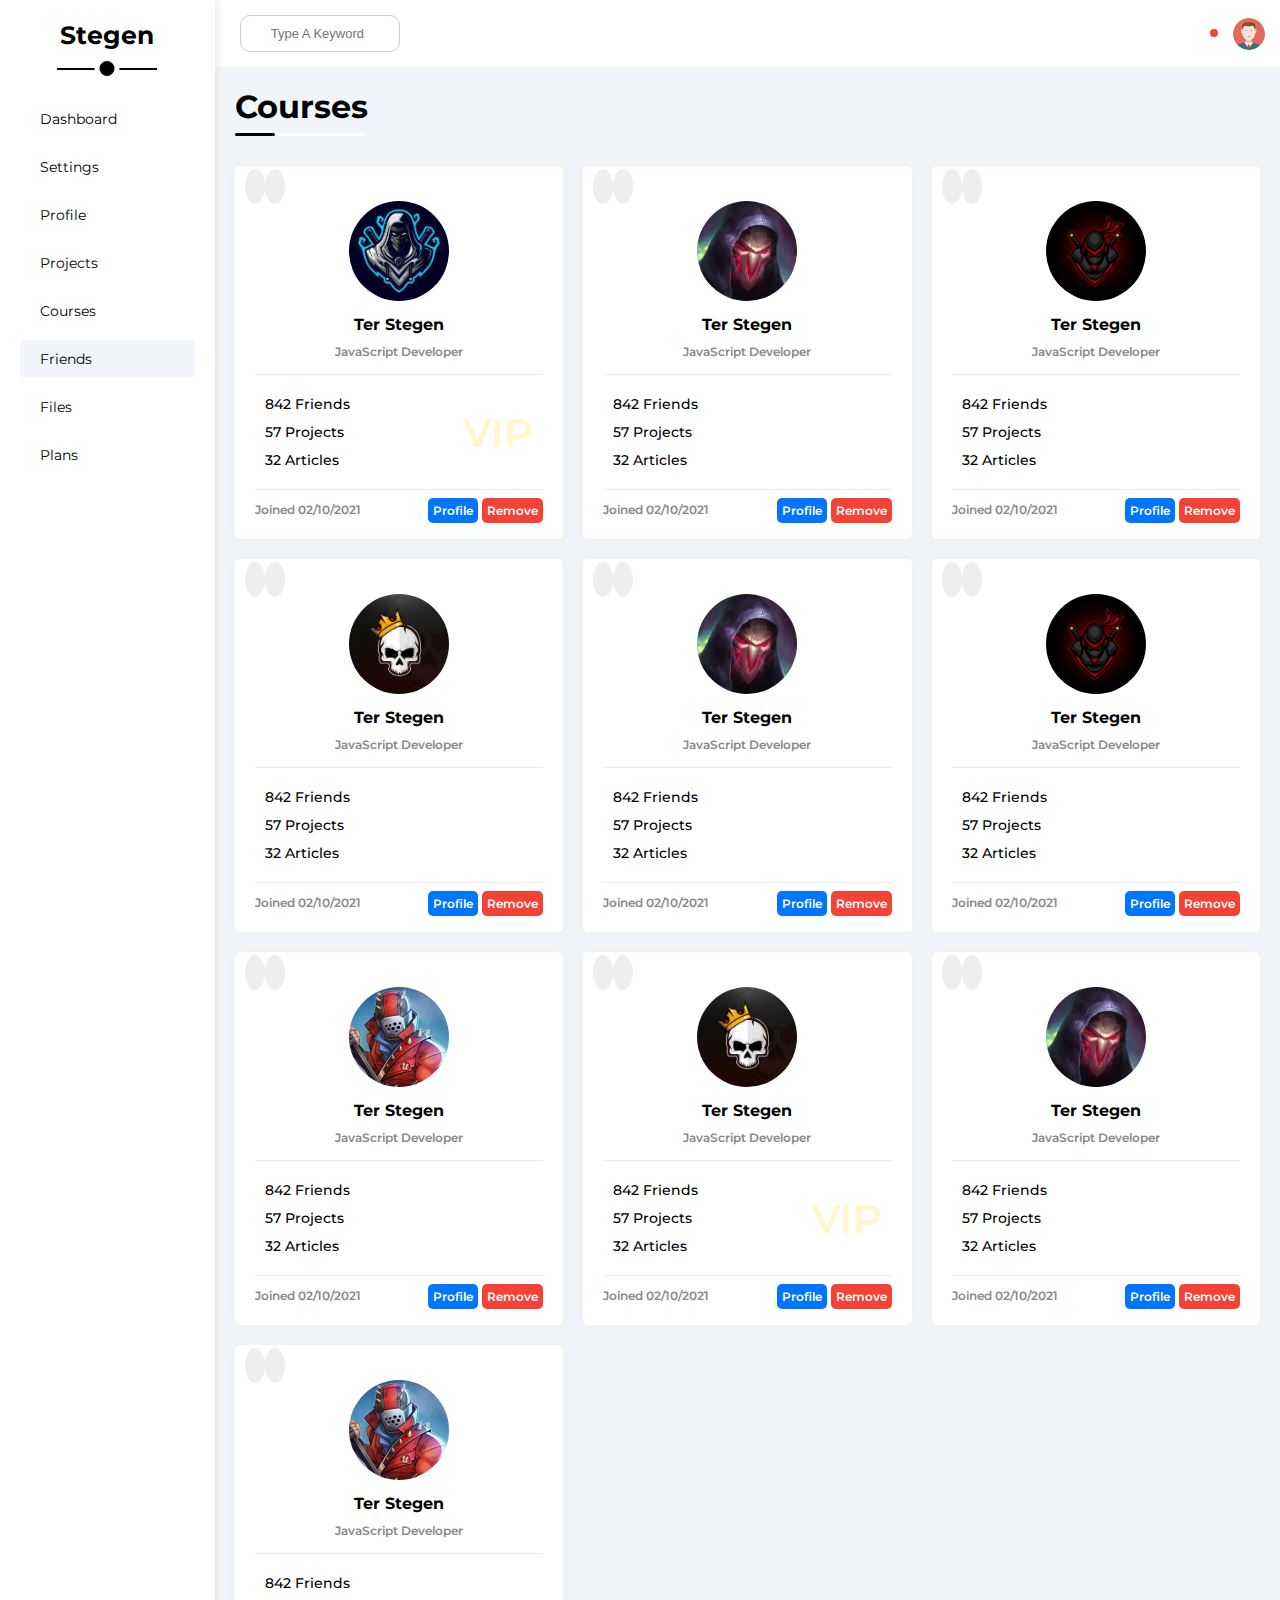
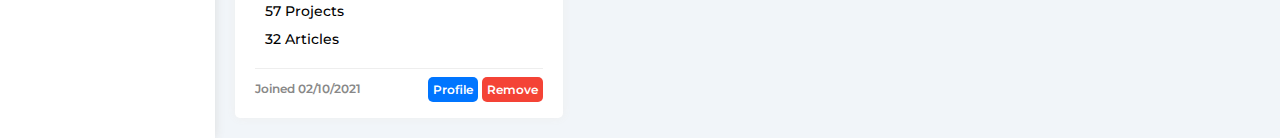
<file: friends.html>
<!DOCTYPE html>
<html lang="en">
<head>
    <meta charset="UTF-8">
    <meta name="viewport" content="width=device-width, initial-scale=1.0">
    <!-- link font-google -->
    <link rel="preconnect" href="https://fonts.googleapis.com">
    <link rel="preconnect" href="https://fonts.gstatic.com" crossorigin>
    <link href="https://fonts.googleapis.com/css2?family=Montserrat:ital,wght@0,100..900;1,100..900&display=swap" rel="stylesheet">
    <!-- link font Awesome -->
    <link rel="stylesheet" href="https://cdnjs.cloudflare.com/ajax/libs/font-awesome/6.5.2/css/all.min.css" integrity="sha512-SnH5WK+bZxgPHs44uWIX+LLJAJ9/2PkPKZ5QiAj6Ta86w+fsb2TkcmfRyVX3pBnMFcV7oQPJkl9QevSCWr3W6A==" crossorigin="anonymous" referrerpolicy="no-referrer" />
    <!-- link framework -->
    <link rel="stylesheet" href="css/framework.css">
    <!-- link css-file -->
    <link rel="stylesheet" href="css/dash.css">
    <title>Friends</title>
</head>
<body>
    <div class="page d-flex">
        <div class="sidebar bg-white p-20 p-relative">
            <h3 class="p-relative txt-c">Stegen</h3>
            <ul>
                <li>
                    <a href="index.html" class="d-flex align-center c-black p-10 rad-5 fs-14">
                        <i class="fa-solid fa-chart-bar fa fw"></i>
                        <span>Dashboard</span>
                    </a>
                </li>
                <li>
                    <a href="setting.html" class="d-flex align-center c-black p-10 rad-5 fs-14">
                        <i class="fa-solid fa-gear fa fw"></i>
                        <span>Settings</span>
                    </a>
                </li>
                <li>
                    <a href="profile.html" class="d-flex align-center c-black p-10 rad-5 fs-14">
                        <i class="fa-solid fa-user fa fw"></i>
                        <span>Profile</span>
                    </a>
                </li>
                <li>
                    <a href="projects.html" class="d-flex align-center c-black p-10 rad-5 fs-14">
                        <i class="fa-solid fa-diagram-project fa fw"></i>
                        <span>Projects</span>
                    </a>
                </li>
                <li>
                    <a href="courses.html" class="d-flex align-center c-black p-10 rad-5 fs-14">
                        <i class="fa-solid fa-graduation-cap fa fw"></i>
                        <span>Courses</span>
                    </a>
                </li>
                <li>
                    <a href="friends.html" class="active d-flex align-center c-black p-10 rad-5 fs-14">
                        <i class="fa-solid fa-user-group fa fw"></i>
                        <span>Friends</span>
                    </a>
                </li>
                <li>
                    <a href="files.html" class="d-flex align-center c-black p-10 rad-5 fs-14">
                        <i class="fa-solid fa-file fa fw"></i>
                        <span>Files</span>
                    </a>
                </li>
                    <li>
                    <a href="plans.html" class="d-flex align-center c-black p-10 rad-5 fs-14">
                        <i class="fa-brands fa-cc-visa"></i>
                        <span>Plans</span>
                    </a>
                </li>
            </ul>
        </div>
        <div class="content w-full">
            <!-- start-head -->
            <div class="head p-15 bg-white between-flex">
                <div class="search p-relative">
                    <input class="p-10" type="search" placeholder="Type A Keyword">
                </div>
                <div class="icons d-flex align-center">
                    <span class="noti p-relative">
                        <i class="fa-solid fa-bell"></i>
                    </span>
                    <img src="imgs/avatar.png" alt="photo">
                </div>
            </div>
            <!-- end-head -->
            <h1 class="p-relative mb-20">Courses</h1>
            <!-- start-friends -->
            <div class="f-container d-grid">
                <div class="box p-relative bg-white rad-5 p-20">
                    <div class="contact">
                        <i class="p-10 c-gry bg-eee fs-12 fa-solid fa-phone"></i>
                        <i class="p-10 c-gry bg-eee fs-12 fa-solid fa-envelope"></i>
                    </div>
                    <div class="txt">
                        <img src="imgs/friend-02.jpg" alt="photo">
                        <h4 class="mt-10 mb-10">Ter Stegen</h4>
                        <p class="fs-12 f-b c-gry mt-5">JavaScript Developer</p>
                    </div>
                    <div class="info vip p-relative">
                        <span><i class="fa-regular fa-face-smile"></i>842 Friends</span>
                        <span><i class="fa-solid fa-diagram-project"></i>57 Projects</span>
                        <span><i class="fa-solid fa-newspaper"></i>32 Articles</span>
                    </div>
                    <div class="date">
                        <span class="fs-12 f-b c-gry">Joined 02/10/2021</span>
                        <div class="btn">
                            <a class="p-5 fs-12 f-b blue" href="#">Profile</a>
                            <a class="p-5 fs-12 f-b red" href="#">Remove</a>
                        </div>
                    </div>

                </div>
                <div class="box p-relative bg-white rad-5 p-20">
                    <div class="contact">
                        <i class="p-10 c-gry bg-eee fs-12 fa-solid fa-phone"></i>
                        <i class="p-10 c-gry bg-eee fs-12 fa-solid fa-envelope"></i>
                    </div>
                    <div class="txt">
                        <img src="imgs/friend-03.jpg" alt="photo">
                        <h4 class="mt-10 mb-10">Ter Stegen</h4>
                        <p class="fs-12 f-b c-gry mt-5">JavaScript Developer</p>
                    </div>
                    <div class="info">
                        <span><i class="fa-regular fa-face-smile"></i>842 Friends</span>
                        <span><i class="fa-solid fa-diagram-project"></i>57 Projects</span>
                        <span><i class="fa-solid fa-newspaper"></i>32 Articles</span>
                    </div>
                    <div class="date">
                        <span class="fs-12 f-b c-gry">Joined 02/10/2021</span>
                        <div class="btn">
                            <a class="p-5 fs-12 f-b blue" href="#">Profile</a>
                            <a class="p-5 fs-12 f-b red" href="#">Remove</a>
                        </div>
                    </div>
                </div>
                <div class="box p-relative bg-white rad-5 p-20">
                    <div class="contact">
                        <i class="p-10 c-gry bg-eee fs-12 fa-solid fa-phone"></i>
                        <i class="p-10 c-gry bg-eee fs-12 fa-solid fa-envelope"></i>
                    </div>
                    <div class="txt">
                        <img src="imgs/friend-04.jpg" alt="photo">
                        <h4 class="mt-10 mb-10">Ter Stegen</h4>
                        <p class="fs-12 f-b c-gry mt-5">JavaScript Developer</p>
                    </div>
                    <div class="info">
                        <span><i class="fa-regular fa-face-smile"></i>842 Friends</span>
                        <span><i class="fa-solid fa-diagram-project"></i>57 Projects</span>
                        <span><i class="fa-solid fa-newspaper"></i>32 Articles</span>
                    </div>
                    <div class="date">
                        <span class="fs-12 f-b c-gry">Joined 02/10/2021</span>
                        <div class="btn">
                            <a class="p-5 fs-12 f-b blue" href="#">Profile</a>
                            <a class="p-5 fs-12 f-b red" href="#">Remove</a>
                        </div>
                    </div>
                </div>
                <div class="box p-relative bg-white rad-5 p-20">
                    <div class="contact">
                        <i class="p-10 c-gry bg-eee fs-12 fa-solid fa-phone"></i>
                        <i class="p-10 c-gry bg-eee fs-12 fa-solid fa-envelope"></i>
                    </div>
                    <div class="txt">
                        <img src="imgs/friend-05.jpg" alt="photo">
                        <h4 class="mt-10 mb-10">Ter Stegen</h4>
                        <p class="fs-12 f-b c-gry mt-5">JavaScript Developer</p>
                    </div>
                    <div class="info">
                        <span><i class="fa-regular fa-face-smile"></i>842 Friends</span>
                        <span><i class="fa-solid fa-diagram-project"></i>57 Projects</span>
                        <span><i class="fa-solid fa-newspaper"></i>32 Articles</span>
                    </div>
                    <div class="date">
                        <span class="fs-12 f-b c-gry">Joined 02/10/2021</span>
                        <div class="btn">
                            <a class="p-5 fs-12 f-b blue" href="#">Profile</a>
                            <a class="p-5 fs-12 f-b red" href="#">Remove</a>
                        </div>
                    </div>
                </div>
                <div class="box p-relative bg-white rad-5 p-20">
                    <div class="contact">
                        <i class="p-10 c-gry bg-eee fs-12 fa-solid fa-phone"></i>
                        <i class="p-10 c-gry bg-eee fs-12 fa-solid fa-envelope"></i>
                    </div>
                    <div class="txt">
                        <img src="imgs/friend-03.jpg" alt="photo">
                        <h4 class="mt-10 mb-10">Ter Stegen</h4>
                        <p class="fs-12 f-b c-gry mt-5">JavaScript Developer</p>
                    </div>
                    <div class="info">
                        <span><i class="fa-regular fa-face-smile"></i>842 Friends</span>
                        <span><i class="fa-solid fa-diagram-project"></i>57 Projects</span>
                        <span><i class="fa-solid fa-newspaper"></i>32 Articles</span>
                    </div>
                    <div class="date">
                        <span class="fs-12 f-b c-gry">Joined 02/10/2021</span>
                        <div class="btn">
                            <a class="p-5 fs-12 f-b blue" href="#">Profile</a>
                            <a class="p-5 fs-12 f-b red" href="#">Remove</a>
                        </div>
                    </div>
                </div>
                <div class="box p-relative bg-white rad-5 p-20">
                    <div class="contact">
                        <i class="p-10 c-gry bg-eee fs-12 fa-solid fa-phone"></i>
                        <i class="p-10 c-gry bg-eee fs-12 fa-solid fa-envelope"></i>
                    </div>
                    <div class="txt">
                        <img src="imgs/friend-04.jpg" alt="photo">
                        <h4 class="mt-10 mb-10">Ter Stegen</h4>
                        <p class="fs-12 f-b c-gry mt-5">JavaScript Developer</p>
                    </div>
                    <div class="info">
                        <span><i class="fa-regular fa-face-smile"></i>842 Friends</span>
                        <span><i class="fa-solid fa-diagram-project"></i>57 Projects</span>
                        <span><i class="fa-solid fa-newspaper"></i>32 Articles</span>
                    </div>
                    <div class="date">
                        <span class="fs-12 f-b c-gry">Joined 02/10/2021</span>
                        <div class="btn">
                            <a class="p-5 fs-12 f-b blue" href="#">Profile</a>
                            <a class="p-5 fs-12 f-b red" href="#">Remove</a>
                        </div>
                    </div>
                </div>
                <div class="box p-relative bg-white rad-5 p-20">
                    <div class="contact">
                        <i class="p-10 c-gry bg-eee fs-12 fa-solid fa-phone"></i>
                        <i class="p-10 c-gry bg-eee fs-12 fa-solid fa-envelope"></i>
                    </div>
                    <div class="txt">
                        <img src="imgs/friend-01.jpg" alt="photo">
                        <h4 class="mt-10 mb-10">Ter Stegen</h4>
                        <p class="fs-12 f-b c-gry mt-5">JavaScript Developer</p>
                    </div>
                    <div class="info">
                        <span><i class="fa-regular fa-face-smile"></i>842 Friends</span>
                        <span><i class="fa-solid fa-diagram-project"></i>57 Projects</span>
                        <span><i class="fa-solid fa-newspaper"></i>32 Articles</span>
                    </div>
                    <div class="date">
                        <span class="fs-12 f-b c-gry">Joined 02/10/2021</span>
                        <div class="btn">
                            <a class="p-5 fs-12 f-b blue" href="#">Profile</a>
                            <a class="p-5 fs-12 f-b red" href="#">Remove</a>
                        </div>
                    </div>
                </div>
                <div class="box p-relative bg-white rad-5 p-20">
                    <div class="contact">
                        <i class="p-10 c-gry bg-eee fs-12 fa-solid fa-phone"></i>
                        <i class="p-10 c-gry bg-eee fs-12 fa-solid fa-envelope"></i>
                    </div>
                    <div class="txt">
                        <img src="imgs/friend-05.jpg" alt="photo">
                        <h4 class="mt-10 mb-10">Ter Stegen</h4>
                        <p class="fs-12 f-b c-gry mt-5">JavaScript Developer</p>
                    </div>
                    <div class="info vip p-relative">
                        <span><i class="fa-regular fa-face-smile"></i>842 Friends</span>
                        <span><i class="fa-solid fa-diagram-project"></i>57 Projects</span>
                        <span><i class="fa-solid fa-newspaper"></i>32 Articles</span>
                    </div>
                    <div class="date">
                        <span class="fs-12 f-b c-gry">Joined 02/10/2021</span>
                        <div class="btn">
                            <a class="p-5 fs-12 f-b blue" href="#">Profile</a>
                            <a class="p-5 fs-12 f-b red" href="#">Remove</a>
                        </div>
                    </div>
                </div>
                <div class="box p-relative bg-white rad-5 p-20">
                    <div class="contact">
                        <i class="p-10 c-gry bg-eee fs-12 fa-solid fa-phone"></i>
                        <i class="p-10 c-gry bg-eee fs-12 fa-solid fa-envelope"></i>
                    </div>
                    <div class="txt">
                        <img src="imgs/friend-03.jpg" alt="photo">
                        <h4 class="mt-10 mb-10">Ter Stegen</h4>
                        <p class="fs-12 f-b c-gry mt-5">JavaScript Developer</p>
                    </div>
                    <div class="info">
                        <span><i class="fa-regular fa-face-smile"></i>842 Friends</span>
                        <span><i class="fa-solid fa-diagram-project"></i>57 Projects</span>
                        <span><i class="fa-solid fa-newspaper"></i>32 Articles</span>
                    </div>
                    <div class="date">
                        <span class="fs-12 f-b c-gry">Joined 02/10/2021</span>
                        <div class="btn">
                            <a class="p-5 fs-12 f-b blue" href="#">Profile</a>
                            <a class="p-5 fs-12 f-b red" href="#">Remove</a>
                        </div>
                    </div>
                </div>
                <div class="box p-relative bg-white rad-5 p-20">
                    <div class="contact">
                        <i class="p-10 c-gry bg-eee fs-12 fa-solid fa-phone"></i>
                        <i class="p-10 c-gry bg-eee fs-12 fa-solid fa-envelope"></i>
                    </div>
                    <div class="txt">
                        <img src="imgs/friend-01.jpg" alt="photo">
                        <h4 class="mt-10 mb-10">Ter Stegen</h4>
                        <p class="fs-12 f-b c-gry mt-5">JavaScript Developer</p>
                    </div>
                    <div class="info">
                        <span><i class="fa-regular fa-face-smile"></i>842 Friends</span>
                        <span><i class="fa-solid fa-diagram-project"></i>57 Projects</span>
                        <span><i class="fa-solid fa-newspaper"></i>32 Articles</span>
                    </div>
                    <div class="date">
                        <span class="fs-12 f-b c-gry">Joined 02/10/2021</span>
                        <div class="btn">
                            <a class="p-5 fs-12 f-b blue" href="#">Profile</a>
                            <a class="p-5 fs-12 f-b red" href="#">Remove</a>
                        </div>
                    </div>
                </div>
            </div>
            <!-- end-friends -->


        </div>
    </div>
</body>
</html>
</file>
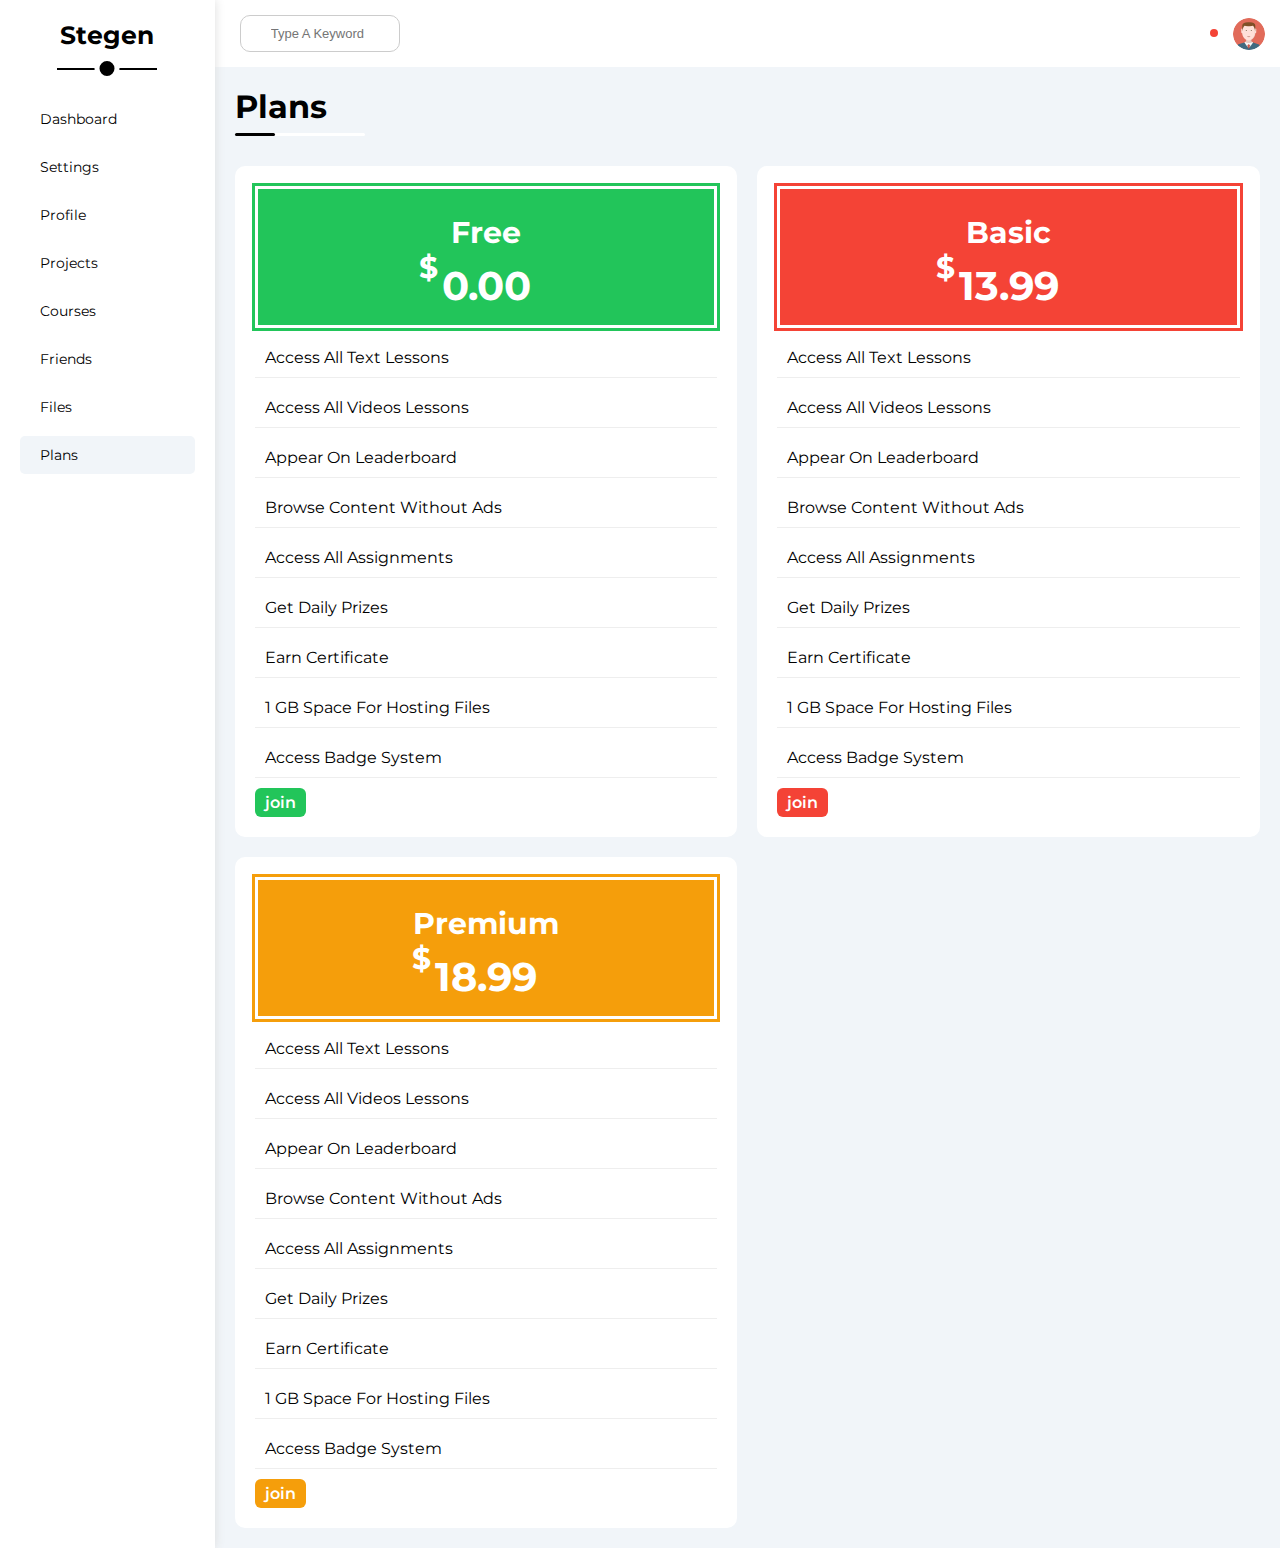
<file: plans.html>
<!DOCTYPE html>
<html lang="en">
<head>
    <meta charset="UTF-8">
    <meta name="viewport" content="width=device-width, initial-scale=1.0">
    <!-- link font-google -->
    <link rel="preconnect" href="https://fonts.googleapis.com">
    <link rel="preconnect" href="https://fonts.gstatic.com" crossorigin>
    <link href="https://fonts.googleapis.com/css2?family=Montserrat:ital,wght@0,100..900;1,100..900&display=swap" rel="stylesheet">
    <!-- link font Awesome -->
    <link rel="stylesheet" href="https://cdnjs.cloudflare.com/ajax/libs/font-awesome/6.5.2/css/all.min.css" integrity="sha512-SnH5WK+bZxgPHs44uWIX+LLJAJ9/2PkPKZ5QiAj6Ta86w+fsb2TkcmfRyVX3pBnMFcV7oQPJkl9QevSCWr3W6A==" crossorigin="anonymous" referrerpolicy="no-referrer" />
    <!-- link framework -->
    <link rel="stylesheet" href="css/framework.css">
    <!-- link css-file -->
    <link rel="stylesheet" href="css/dash.css">
    <title>Plans</title>
</head>
<body>
    <div class="page d-flex">
        <div class="sidebar bg-white p-20 p-relative">
            <h3 class="p-relative txt-c">Stegen</h3>
            <ul>
                <li>
                    <a href="index.html" class="d-flex align-center c-black p-10 rad-5 fs-14">
                        <i class="fa-solid fa-chart-bar fa fw"></i>
                        <span>Dashboard</span>
                    </a>
                </li>
                <li>
                    <a href="setting.html" class="d-flex align-center c-black p-10 rad-5 fs-14">
                        <i class="fa-solid fa-gear fa fw"></i>
                        <span>Settings</span>
                    </a>
                </li>
                <li>
                    <a href="profile.html" class="d-flex align-center c-black p-10 rad-5 fs-14">
                        <i class="fa-solid fa-user fa fw"></i>
                        <span>Profile</span>
                    </a>
                </li>
                <li>
                    <a href="projects.html" class="d-flex align-center c-black p-10 rad-5 fs-14">
                        <i class="fa-solid fa-diagram-project fa fw"></i>
                        <span>Projects</span>
                    </a>
                </li>
                <li>
                    <a href="courses.html" class="d-flex align-center c-black p-10 rad-5 fs-14">
                        <i class="fa-solid fa-graduation-cap fa fw"></i>
                        <span>Courses</span>
                    </a>
                </li>
                <li>
                    <a href="friends.html" class="d-flex align-center c-black p-10 rad-5 fs-14">
                        <i class="fa-solid fa-user-group fa fw"></i>
                        <span>Friends</span>
                    </a>
                </li>
                <li>
                    <a href="files.html" class="d-flex align-center c-black p-10 rad-5 fs-14">
                        <i class="fa-solid fa-file fa fw"></i>
                        <span>Files</span>
                    </a>
                </li>
                    <li>
                    <a href="plans.html" class="active d-flex align-center c-black p-10 rad-5 fs-14">
                        <i class="fa-brands fa-cc-visa"></i>
                        <span>Plans</span>
                    </a>
                </li>
            </ul>
        </div>
        <div class="content w-full">
            <!-- start-head -->
            <div class="head p-15 bg-white between-flex">
                <div class="search p-relative">
                    <input class="p-10" type="search" placeholder="Type A Keyword">
                </div>
                <div class="icons d-flex align-center">
                    <span class="noti p-relative">
                        <i class="fa-solid fa-bell"></i>
                    </span>
                    <img src="imgs/avatar.png" alt="photo">
                </div>
            </div>
            <!-- end-head -->
            <!-- start-plans -->
            <h1 class="p-relative mb-20">Plans</h1>
            <div class="pr-container d-grid">
                <div class="box bg-white rad-10 p-20 green">
                    <div class="price">
                        <h3 class="mb-10 mt-10">Free</h3>
                        <p class="p-relative"><span>$</span>0.00</p>
                    </div>
                    <div class="rows">
                        <div class="row">
                            <i class="c-green fa-solid fa-check"></i>
                            <span>Access All Text Lessons</span>
                            <i class="c-gry fa-solid fa-circle-info"></i>
                        </div>
                        <div class="row">
                            <i class="c-green fa-solid fa-check"></i>
                            <span>Access All Videos Lessons</span>
                            <i class="c-gry fa-solid fa-circle-info"></i>
                        </div>
                        <div class="row">
                            <i class="c-green fa-solid fa-check"></i>
                            <span>Appear On Leaderboard</span>
                            <i class="c-gry fa-solid fa-circle-info"></i>
                        </div>
                        <div class="row">
                            <i class="c-red fa-solid fa-xmark"></i>
                            <span>Browse Content Without Ads</span>
                            <i class="c-gry fa-solid fa-circle-info"></i>
                        </div>
                        <div class="row">
                            <i class="c-red fa-solid fa-xmark"></i>
                            <span>Access All Assignments</span>
                            <i class="c-gry fa-solid fa-circle-info"></i>
                        </div>
                        <div class="row">
                            <i class="c-red fa-solid fa-xmark"></i>
                            <span>Get Daily Prizes</span>
                            <i class="c-gry fa-solid fa-circle-info"></i>
                        </div>
                        <div class="row">
                            <i class="c-red fa-solid fa-xmark"></i>
                            <span>Earn Certificate</span>
                            <i class="c-gry fa-solid fa-circle-info"></i>
                        </div>
                        <div class="row">
                            <i class="c-red fa-solid fa-xmark"></i>
                            <span>1 GB Space For Hosting Files</span>
                            <i class="c-gry fa-solid fa-circle-info"></i>
                        </div>
                        <div class="row">
                            <i class="c-red fa-solid fa-xmark"></i>
                            <span>Access Badge System</span>
                            <i class="c-gry fa-solid fa-circle-info"></i>
                        </div>    
                    </div>
                    <a href="#" class="btn">join</a>
                </div>
                <div class="box bg-white rad-10 p-20 red">
                    <div class="price">
                        <h3 class="mb-10 mt-10">Basic</h3>
                        <p class="p-relative"><span>$</span>13.99</p>
                    </div>
                    <div class="rows">
                        <div class="row">
                            <i class="c-green fa-solid fa-check"></i>
                            <span>Access All Text Lessons</span>
                            <i class="c-gry fa-solid fa-circle-info"></i>
                        </div>
                        <div class="row">
                            <i class="c-green fa-solid fa-check"></i>
                            <span>Access All Videos Lessons</span>
                            <i class="c-gry fa-solid fa-circle-info"></i>
                        </div>
                        <div class="row">
                            <i class="c-green fa-solid fa-check"></i>
                            <span>Appear On Leaderboard</span>
                            <i class="c-gry fa-solid fa-circle-info"></i>
                        </div>
                        <div class="row">
                            <i class="c-green fa-solid fa-check"></i>
                            <span>Browse Content Without Ads</span>
                            <i class="c-gry fa-solid fa-circle-info"></i>
                        </div>
                        <div class="row">
                            <i class="c-green fa-solid fa-check"></i>
                            <span>Access All Assignments</span>
                            <i class="c-gry fa-solid fa-circle-info"></i>
                        </div>
                        <div class="row">
                            <i class="c-green fa-solid fa-check"></i>
                            <span>Get Daily Prizes</span>
                            <i class="c-gry fa-solid fa-circle-info"></i>
                        </div>
                        <div class="row">
                            <i class="c-green fa-solid fa-check"></i>
                            <span>Earn Certificate</span>
                            <i class="c-gry fa-solid fa-circle-info"></i>
                        </div>
                        <div class="row">
                            <i class="c-red fa-solid fa-xmark"></i>
                            <span>1 GB Space For Hosting Files</span>
                            <i class="c-gry fa-solid fa-circle-info"></i>
                        </div>
                        <div class="row">
                            <i class="c-red fa-solid fa-xmark"></i>
                            <span>Access Badge System</span>
                            <i class="c-gry fa-solid fa-circle-info"></i>
                        </div>    
                    </div>
                    <a href="#" class="btn">join</a>
                </div>
                <div class="box bg-white rad-10 p-20 orange">
                    <div class="price">
                        <h3 class="mb-10 mt-10">Premium</h3>
                        <p class="p-relative"><span>$</span>18.99</p>
                    </div>
                    <div class="rows">
                        <div class="row">
                            <i class="c-green fa-solid fa-check"></i>
                            <span>Access All Text Lessons</span>
                            <i class="c-gry fa-solid fa-circle-info"></i>
                        </div>
                        <div class="row">
                            <i class="c-green fa-solid fa-check"></i>
                            <span>Access All Videos Lessons</span>
                            <i class="c-gry fa-solid fa-circle-info"></i>
                        </div>
                        <div class="row">
                            <i class="c-green fa-solid fa-check"></i>
                            <span>Appear On Leaderboard</span>
                            <i class="c-gry fa-solid fa-circle-info"></i>
                        </div>
                        <div class="row">
                            <i class="c-green fa-solid fa-check"></i>
                            <span>Browse Content Without Ads</span>
                            <i class="c-gry fa-solid fa-circle-info"></i>
                        </div>
                        <div class="row">
                            <i class="c-green fa-solid fa-check"></i>
                            <span>Access All Assignments</span>
                            <i class="c-gry fa-solid fa-circle-info"></i>
                        </div>
                        <div class="row">
                            <i class="c-green fa-solid fa-check"></i>
                            <span>Get Daily Prizes</span>
                            <i class="c-gry fa-solid fa-circle-info"></i>
                        </div>
                        <div class="row">
                            <i class="c-green fa-solid fa-check"></i>
                            <span>Earn Certificate</span>
                            <i class="c-gry fa-solid fa-circle-info"></i>
                        </div>
                        <div class="row">
                            <i class="c-green fa-solid fa-check"></i>
                            <span>1 GB Space For Hosting Files</span>
                            <i class="c-gry fa-solid fa-circle-info"></i>
                        </div>
                        <div class="row">
                            <i class="c-green fa-solid fa-check"></i>
                            <span>Access Badge System</span>
                            <i class="c-gry fa-solid fa-circle-info"></i>
                        </div>    
                    </div>
                    <a href="#" class="btn">join</a>
                </div>
            </div>
            <!-- end-plans -->
        </div>
    </div>
</body>
</html>
</file>
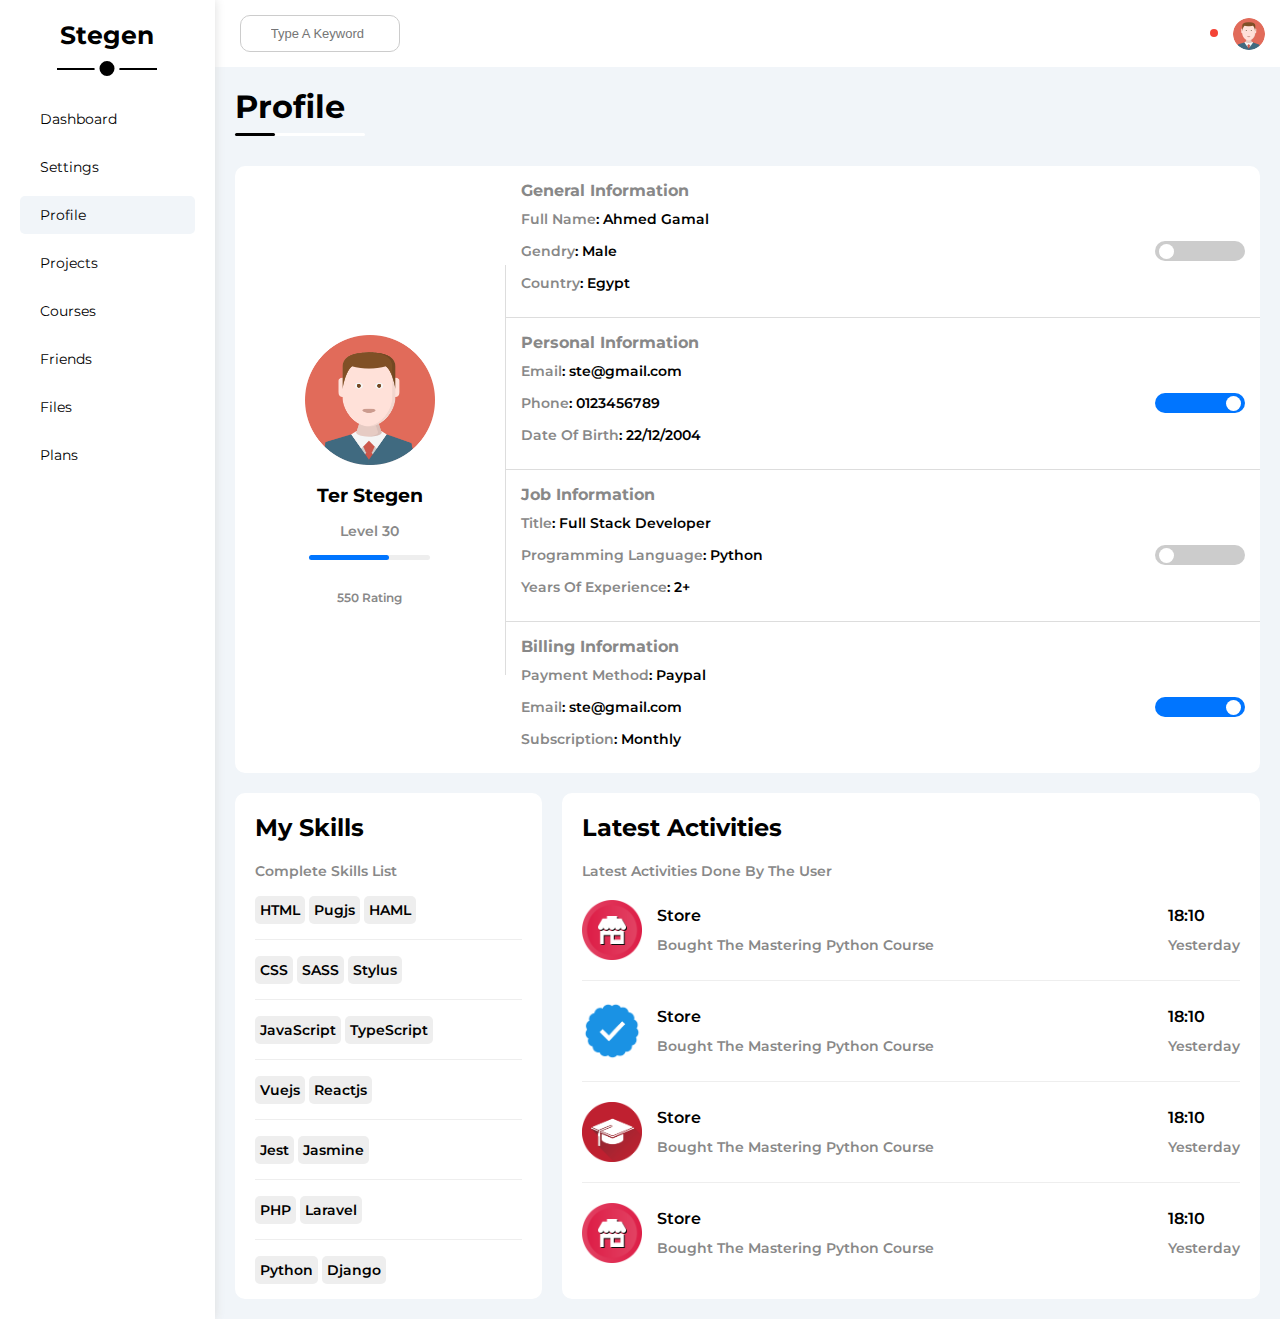
<file: profile.html>
<!DOCTYPE html>
<html lang="en">
<head>
    <meta charset="UTF-8">
    <meta name="viewport" content="width=device-width, initial-scale=1.0">
    <!-- link font-google -->
    <link rel="preconnect" href="https://fonts.googleapis.com">
    <link rel="preconnect" href="https://fonts.gstatic.com" crossorigin>
    <link href="https://fonts.googleapis.com/css2?family=Montserrat:ital,wght@0,100..900;1,100..900&display=swap" rel="stylesheet">
    <!-- link font Awesome -->
    <link rel="stylesheet" href="https://cdnjs.cloudflare.com/ajax/libs/font-awesome/6.5.2/css/all.min.css" integrity="sha512-SnH5WK+bZxgPHs44uWIX+LLJAJ9/2PkPKZ5QiAj6Ta86w+fsb2TkcmfRyVX3pBnMFcV7oQPJkl9QevSCWr3W6A==" crossorigin="anonymous" referrerpolicy="no-referrer" />
    <!-- link framework -->
    <link rel="stylesheet" href="css/framework.css">
    <!-- link css-file -->
    <link rel="stylesheet" href="css/dash.css">
    <title>Profile</title>
</head>
<body>
    <div class="page d-flex">
        <div class="sidebar bg-white p-20 p-relative">
            <h3 class="p-relative txt-c">Stegen</h3>
            <ul>
                <li>
                    <a href="index.html" class="d-flex align-center c-black p-10 rad-5 fs-14">
                        <i class="fa-solid fa-chart-bar fa fw"></i>
                        <span>Dashboard</span>
                    </a>
                </li>
                <li>
                    <a href="setting.html" class="d-flex align-center c-black p-10 rad-5 fs-14">
                        <i class="fa-solid fa-gear fa fw"></i>
                        <span>Settings</span>
                    </a>
                </li>
                <li>
                    <a href="profile.html" class="active d-flex align-center c-black p-10 rad-5 fs-14">
                        <i class="fa-solid fa-user fa fw"></i>
                        <span>Profile</span>
                    </a>
                </li>
                <li>
                    <a href="projects.html" class="d-flex align-center c-black p-10 rad-5 fs-14">
                        <i class="fa-solid fa-diagram-project fa fw"></i>
                        <span>Projects</span>
                    </a>
                </li>
                <li>
                    <a href="courses.html" class="d-flex align-center c-black p-10 rad-5 fs-14">
                        <i class="fa-solid fa-graduation-cap fa fw"></i>
                        <span>Courses</span>
                    </a>
                </li>
                <li>
                    <a href="friends.html" class="d-flex align-center c-black p-10 rad-5 fs-14">
                        <i class="fa-solid fa-user-group fa fw"></i>
                        <span>Friends</span>
                    </a>
                </li>
                <li>
                    <a href="files.html" class="d-flex align-center c-black p-10 rad-5 fs-14">
                        <i class="fa-solid fa-file fa fw"></i>
                        <span>Files</span>
                    </a>
                </li>
                    <li>
                    <a href="plans.html" class="d-flex align-center c-black p-10 rad-5 fs-14">
                        <i class="fa-brands fa-cc-visa"></i>
                        <span>Plans</span>
                    </a>
                </li>
            </ul>
        </div>
        <div class="content w-full">
            <!-- start-head -->
            <div class="head p-15 bg-white between-flex">
                <div class="search p-relative">
                    <input class="p-10" type="search" placeholder="Type A Keyword">
                </div>
                <div class="icons d-flex align-center">
                    <span class="noti p-relative">
                        <i class="fa-solid fa-bell"></i>
                    </span>
                    <img src="imgs/avatar.png" alt="photo">
                </div>
            </div>
            <!-- end-head -->
            <h1 class="p-relative mb-20">Profile</h1>     
            <!-- start-profile -->
            <div class="p-content mt-20 bg-white rad-10 between-flex">
                <div class="profile txt-c">
                    <img src="imgs/avatar.png" alt="photo">
                    <h3 class="mt-15 mb-15">Ter Stegen</h3>
                    <p class="c-gry fs-14 f-b mb-15">Level 30</p>
                    <span class="prog d-block"></span>
                    <ul class="d-flex align-center space-center mb-15 mt-15">
                        <li><i class="fa-solid fa-star"></i></li>
                        <li><i class="fa-solid fa-star"></i></li>
                        <li><i class="fa-solid fa-star"></i></li>
                        <li><i class="fa-solid fa-star"></i></li>
                        <li><i class="fa-solid fa-star"></i></li>
                    </ul>
                    <span class="c-gry fs-12 f-b d-block">550 Rating</span>
                </div>
                <div class="info">
                        <div class="box">
                            <h4 class="c-gry">General Information</h4>
                            <div class="cont">
                                    <div class="txt mt-10 mb-10">
                                <span class="f-b fs-14 c-gry">Full Name<span class="f-b c-black">: Ahmed Gamal</span></span>
                                <span class="f-b fs-14 c-gry">Gendry<span class="f-b c-black">: Male</span></span>
                                <span class="f-b fs-14 c-gry">Country<span class="f-b c-black">: Egypt</span></span>
                                    </div>
                                <label>
                                    <input class="checkbox-toggle" type="checkbox">
                                    <div class="toggle-switch"></div>
                                </label>
                                </div>
                        </div>
                        <div class="box">
                            <h4 class="c-gry">Personal Information</h4>
                        <div class="cont">
                            <div class="txt mt-10 mb-10">
                                <span class="f-b fs-14 c-gry">Email<span class="f-b c-black">: ste@gmail.com</span></span>
                                <span class="f-b fs-14 c-gry">Phone<span class="f-b c-black">: 0123456789</span></span>
                                <span class="f-b fs-14 c-gry">Date Of Birth<span class="f-b c-black">: 22/12/2004</span></span>
                            </div>
                            <label>
                                <input class="checkbox-toggle" type="checkbox" checked>
                                <div class="toggle-switch"></div>
                            </label>
                        </div>

                        </div>
                        <div class="box">
                            <h4 class="c-gry">Job Information</h4>
                        <div class="cont">                    
                            <div class="txt mt-10 mb-10">
                                <span class="f-b fs-14 c-gry">Title<span class="f-b c-black">: Full Stack Developer</span></span>
                                <span class="f-b fs-14 c-gry">Programming Language<span class="f-b c-black">: Python</span></span>
                                <span class="f-b fs-14 c-gry">Years Of Experience<span class="f-b c-black">: 2+</span></span>
                            </div>
                            <label>
                                <input class="checkbox-toggle" type="checkbox">
                                <div class="toggle-switch"></div>
                            </label>
                        </div>
                        </div>
                        <div class="box">
                                <h4 class="c-gry">Billing Information</h4>
                            <div class="cont">                        
                            <div class="txt mt-10 mb-10">
                                <span class="f-b fs-14 c-gry">Payment Method<span class="f-b c-black">: Paypal</span></span>
                                <span class="f-b fs-14 c-gry">Email<span class="f-b c-black">: ste@gmail.com</span></span>
                                <span class="f-b fs-14 c-gry">Subscription<span class="f-b c-black">: Monthly</span></span>
                            </div>
                            <label>
                                <input class="checkbox-toggle" type="checkbox" checked>
                                <div class="toggle-switch"></div>
                            </label>
                            </div>
                        </div>
                </div>
            </div>
            <div class="me mt-20">
                <div class="skills bg-white rad-10 p-20">
                    <h2 class="mb-20">My Skills</h2>
                    <p class="c-gry f-b fs-14 mb-15">Complete Skills List</p>
                    <div class="row">
                        <span class="fs-14 f-b p-5 rad-5 bg-eee">HTML</span>
                        <span class="fs-14 f-b p-5 rad-5 bg-eee">Pugjs</span>
                        <span class="fs-14 f-b p-5 rad-5 bg-eee">HAML</span>
                    </div>
                    <div class="row">
                        <span class="fs-14 f-b p-5 rad-5 bg-eee">CSS</span>
                        <span class="fs-14 f-b p-5 rad-5 bg-eee">SASS</span>
                        <span class="fs-14 f-b p-5 rad-5 bg-eee">Stylus</span>
                    </div>
                    <div class="row">
                        <span class="fs-14 f-b p-5 rad-5 bg-eee">JavaScript</span>
                        <span class="fs-14 f-b p-5 rad-5 bg-eee">TypeScript</span>
                    </div>
                    <div class="row">
                        <span class="fs-14 f-b p-5 rad-5 bg-eee">Vuejs</span>
                        <span class="fs-14 f-b p-5 rad-5 bg-eee">Reactjs</span>
                    </div>
                    <div class="row">
                        <span class="fs-14 f-b p-5 rad-5 bg-eee">Jest</span>
                        <span class="fs-14 f-b p-5 rad-5 bg-eee">Jasmine</span>
                    </div>
                    <div class="row">
                        <span class="fs-14 f-b p-5 rad-5 bg-eee">PHP</span>
                        <span class="fs-14 f-b p-5 rad-5 bg-eee">Laravel</span>
                    </div>
                    <div class="row">
                        <span class="fs-14 f-b p-5 rad-5 bg-eee">Python</span>
                        <span class="fs-14 f-b p-5 rad-5 bg-eee">Django</span>
                    </div>
                </div>
                <div class="activites p-20 bg-white rad-10">
                    <h2 class="mb-20">Latest Activities</h2>
                    <p class="f-b fs-14 c-gry">Latest Activities Done By The User</p>
                    <div class="box">
                        <img src="imgs/activity-01.png" alt="photo">
                        <div class="txt">
                            <p class="mb-10 f-b">Store</p>
                            <span class="c-gry fs-14 f-b">Bought The Mastering Python Course</span>
                        </div>
                        <div class="date">
                            <p class="mb-10 f-b">18:10</p>
                            <span class="c-gry fs-14 f-b">Yesterday</span>
                        </div>
                    </div>
                    <div class="box">
                        <img src="imgs/activity-03.png" alt="photo">
                        <div class="txt">
                            <p class="mb-10 f-b">Store</p>
                            <span class="c-gry fs-14 f-b">Bought The Mastering Python Course</span>
                        </div>
                        <div class="date">
                            <p class="mb-10 f-b">18:10</p>
                            <span class="c-gry fs-14 f-b">Yesterday</span>
                        </div>
                    </div>
                    <div class="box">
                        <img src="imgs/activity-02.png" alt="photo">
                        <div class="txt">
                            <p class="mb-10 f-b">Store</p>
                            <span class="c-gry fs-14 f-b">Bought The Mastering Python Course</span>
                        </div>
                        <div class="date">
                            <p class="mb-10 f-b">18:10</p>
                            <span class="c-gry fs-14 f-b">Yesterday</span>
                        </div>
                    </div>
                    <div class="box">
                        <img src="imgs/activity-01.png" alt="photo">
                        <div class="txt">
                            <p class="mb-10 f-b">Store</p>
                            <span class="c-gry fs-14 f-b">Bought The Mastering Python Course</span>
                        </div>
                        <div class="date">
                            <p class="mb-10 f-b">18:10</p>
                            <span class="c-gry fs-14 f-b">Yesterday</span>
                        </div>
                    </div>
                </div>
            </div>

            <!-- end-profile -->
        </div>
    </div>
</body>
</html>
</file>
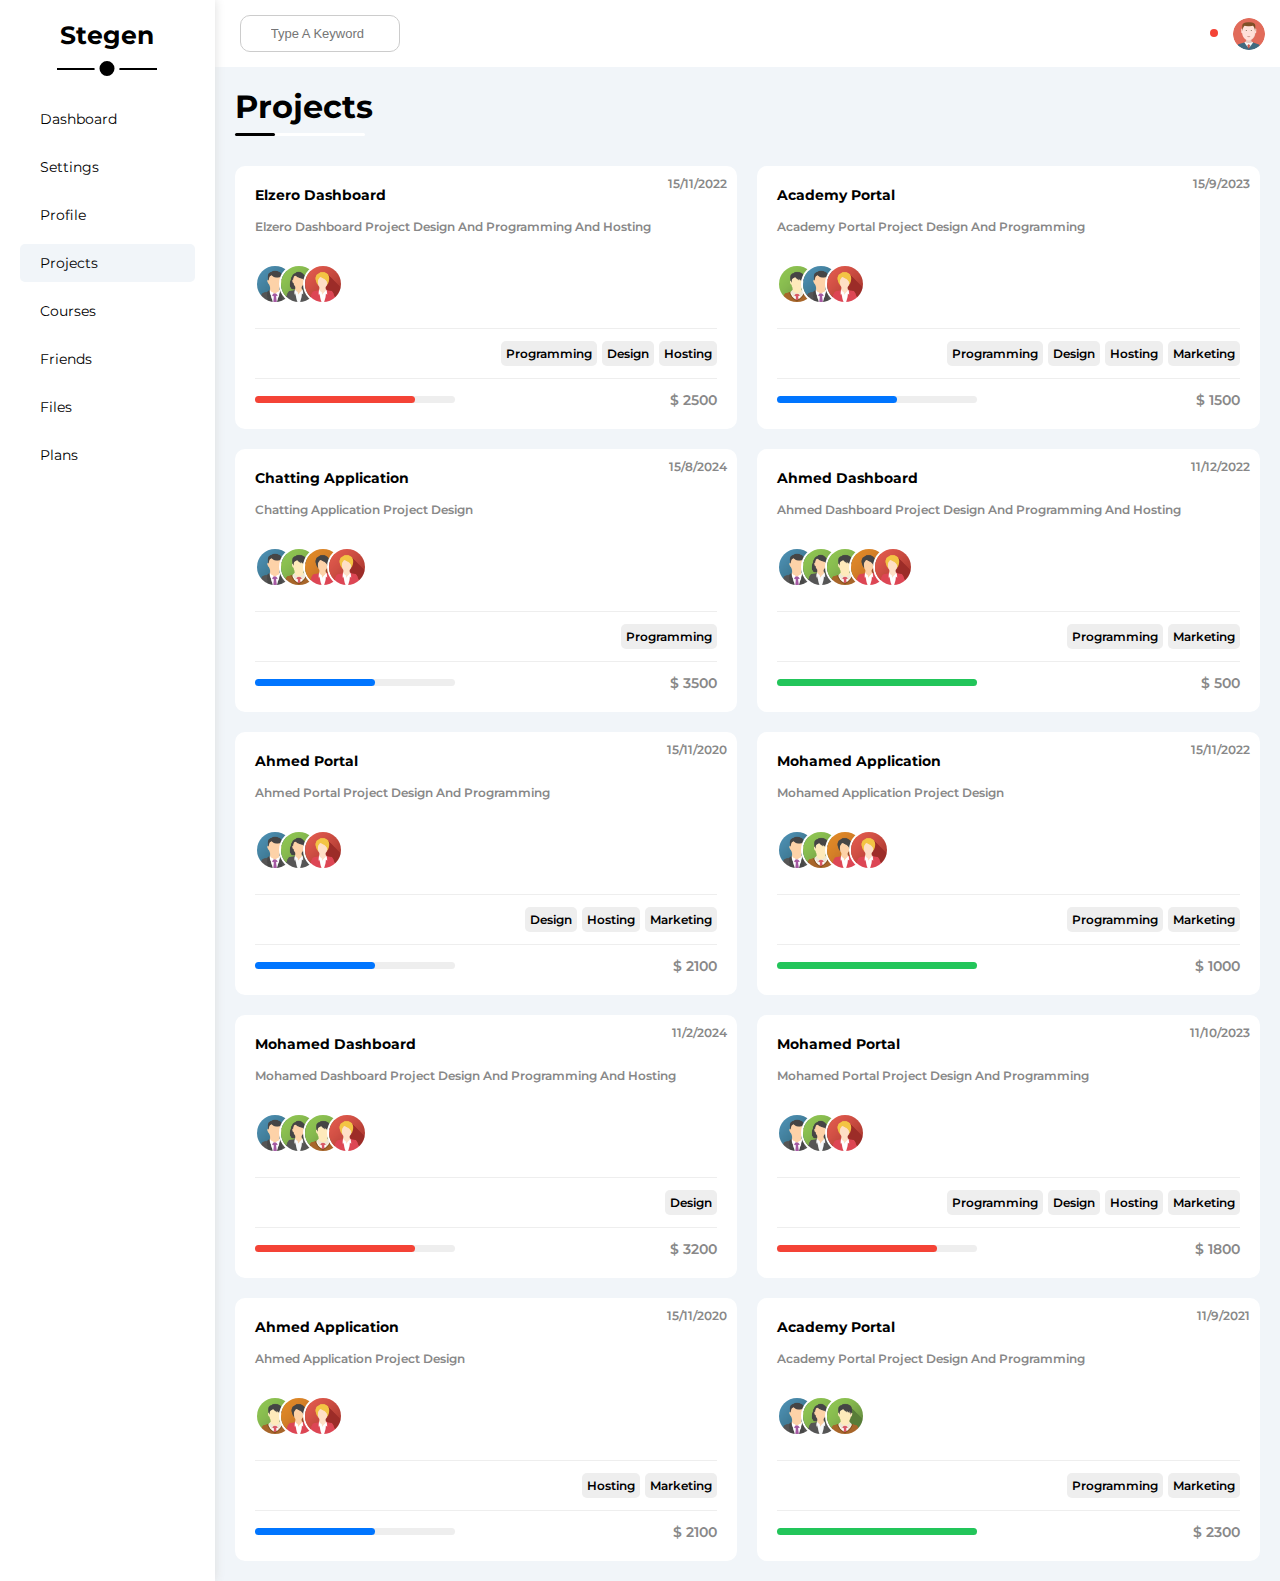
<file: projects.html>
<!DOCTYPE html>
<html lang="en">
<head>
    <meta charset="UTF-8">
    <meta name="viewport" content="width=device-width, initial-scale=1.0">
    <!-- link font-google -->
    <link rel="preconnect" href="https://fonts.googleapis.com">
    <link rel="preconnect" href="https://fonts.gstatic.com" crossorigin>
    <link href="https://fonts.googleapis.com/css2?family=Montserrat:ital,wght@0,100..900;1,100..900&display=swap" rel="stylesheet">
    <!-- link font Awesome -->
    <link rel="stylesheet" href="https://cdnjs.cloudflare.com/ajax/libs/font-awesome/6.5.2/css/all.min.css" integrity="sha512-SnH5WK+bZxgPHs44uWIX+LLJAJ9/2PkPKZ5QiAj6Ta86w+fsb2TkcmfRyVX3pBnMFcV7oQPJkl9QevSCWr3W6A==" crossorigin="anonymous" referrerpolicy="no-referrer" />
    <!-- link framework -->
    <link rel="stylesheet" href="css/framework.css">
    <!-- link css-file -->
    <link rel="stylesheet" href="css/dash.css">
    <title>Projects</title>
</head>
<body>
    <div class="page d-flex">
        <div class="sidebar bg-white p-20 p-relative">
            <h3 class="p-relative txt-c">Stegen</h3>
            <ul>
                <li>
                    <a href="index.html" class="d-flex align-center c-black p-10 rad-5 fs-14">
                        <i class="fa-solid fa-chart-bar fa fw"></i>
                        <span>Dashboard</span>
                    </a>
                </li>
                <li>
                    <a href="setting.html" class="d-flex align-center c-black p-10 rad-5 fs-14">
                        <i class="fa-solid fa-gear fa fw"></i>
                        <span>Settings</span>
                    </a>
                </li>
                <li>
                    <a href="profile.html" class="d-flex align-center c-black p-10 rad-5 fs-14">
                        <i class="fa-solid fa-user fa fw"></i>
                        <span>Profile</span>
                    </a>
                </li>
                <li>
                    <a href="projects.html" class="active d-flex align-center c-black p-10 rad-5 fs-14">
                        <i class="fa-solid fa-diagram-project fa fw"></i>
                        <span>Projects</span>
                    </a>
                </li>
                <li>
                    <a href="courses.html" class="d-flex align-center c-black p-10 rad-5 fs-14">
                        <i class="fa-solid fa-graduation-cap fa fw"></i>
                        <span>Courses</span>
                    </a>
                </li>
                <li>
                    <a href="friends.html" class="d-flex align-center c-black p-10 rad-5 fs-14">
                        <i class="fa-solid fa-user-group fa fw"></i>
                        <span>Friends</span>
                    </a>
                </li>
                <li>
                    <a href="files.html" class="d-flex align-center c-black p-10 rad-5 fs-14">
                        <i class="fa-solid fa-file fa fw"></i>
                        <span>Files</span>
                    </a>
                </li>
                    <li>
                    <a href="plans.html" class="d-flex align-center c-black p-10 rad-5 fs-14">
                        <i class="fa-brands fa-cc-visa"></i>
                        <span>Plans</span>
                    </a>
                </li>
            </ul>
        </div>
        <div class="content w-full">
            <!-- start-head -->
            <div class="head p-15 bg-white between-flex">
                <div class="search p-relative">
                    <input class="p-10" type="search" placeholder="Type A Keyword">
                </div>
                <div class="icons d-flex align-center">
                    <span class="noti p-relative">
                        <i class="fa-solid fa-bell"></i>
                    </span>
                    <img src="imgs/avatar.png" alt="photo">
                </div>
            </div>
            <!-- end-head -->
            <h1 class="p-relative mb-20">Projects</h1>
            <!-- start-projects -->
            <div class="p-container d-grid mb-20">
                <div class="box bg-white rad-10 p-20">
                    <span class="c-gry fs-12 f-b">15/11/2022</span>
                    <h5 class="mb-15 fs-14">Elzero Dashboard</h5>
                    <p class="f-b c-gry fs-12 mb-15">Elzero Dashboard Project Design And Programming And Hosting</p>
                    <div class="image">
                        <img src="imgs/team-01.png" alt="photo">
                        <img src="imgs/team-02.png" alt="photo">
                        <img src="imgs/team-05.png" alt="photo">
                    </div>
                    <div class="skills">
                        <p class="p-5 bg-eee fs-12 f-b rad-5">Programming</p>
                        <p class="p-5 bg-eee fs-12 f-b rad-5">Design</p>
                        <p class="p-5 bg-eee fs-12 f-b rad-5">Hosting</p>
                    </div>
                    <div class="prog red">
                        <div><span></span></div>
                        <p class="c-gry f-b fs-14">$ 2500</p>
                    </div>
                </div>
                <div class="box bg-white rad-10 p-20">
                    <span class="c-gry fs-12 f-b">15/9/2023</span>
                    <h5 class="mb-15 fs-14">Academy Portal</h5>
                    <p class="f-b c-gry fs-12 mb-15">Academy Portal Project Design And Programming</p>
                    <div class="image">
                        <img src="imgs/team-03.png" alt="photo">
                        <img src="imgs/team-01.png" alt="photo">
                        <img src="imgs/team-05.png" alt="photo">
                    </div>
                    <div class="skills">
                        <p class="p-5 bg-eee fs-12 f-b rad-5">Programming</p>
                        <p class="p-5 bg-eee fs-12 f-b rad-5">Design</p>
                        <p class="p-5 bg-eee fs-12 f-b rad-5">Hosting</p>
                        <p class="p-5 bg-eee fs-12 f-b rad-5">Marketing</p>
                    </div>
                    <div class="prog blue">
                        <div><span></span></div>
                        <p class="c-gry f-b fs-14">$ 1500</p>
                    </div>
                </div>
                <div class="box bg-white rad-10 p-20">
                    <span class="c-gry fs-12 f-b">15/8/2024</span>
                    <h5 class="mb-15 fs-14">Chatting Application</h5>
                    <p class="f-b c-gry fs-12 mb-15">Chatting Application Project Design</p>
                    <div class="image">
                        <img src="imgs/team-01.png" alt="photo">
                        <img src="imgs/team-03.png" alt="photo">
                        <img src="imgs/team-04.png" alt="photo">
                        <img src="imgs/team-05.png" alt="photo">
                    </div>
                    <div class="skills">
                        <p class="p-5 bg-eee fs-12 f-b rad-5">Programming</p>
                    </div>
                    <div class="prog blue">
                        <div><span></span></div>
                        <p class="c-gry f-b fs-14">$ 3500</p>
                    </div>
                </div>
                <div class="box bg-white rad-10 p-20">
                    <span class="c-gry fs-12 f-b">11/12/2022</span>
                    <h5 class="mb-15 fs-14">Ahmed Dashboard</h5>
                    <p class="f-b c-gry fs-12 mb-15">Ahmed Dashboard Project Design And Programming And Hosting</p>
                    <div class="image">
                        <img src="imgs/team-01.png" alt="photo">
                        <img src="imgs/team-02.png" alt="photo">
                        <img src="imgs/team-03.png" alt="photo">
                        <img src="imgs/team-04.png" alt="photo">
                        <img src="imgs/team-05.png" alt="photo">
                    </div>
                    <div class="skills">
                        <p class="p-5 bg-eee fs-12 f-b rad-5">Programming</p>
                        <p class="p-5 bg-eee fs-12 f-b rad-5">Marketing</p>
                    </div>
                    <div class="prog green">
                        <div><span></span></div>
                        <p class="c-gry f-b fs-14">$ 500</p>
                    </div>
                </div>
                <div class="box bg-white rad-10 p-20">
                    <span class="c-gry fs-12 f-b">15/11/2020</span>
                    <h5 class="mb-15 fs-14">Ahmed Portal</h5>
                    <p class="f-b c-gry fs-12 mb-15">Ahmed Portal Project Design And Programming</p>
                    <div class="image">
                        <img src="imgs/team-01.png" alt="photo">
                        <img src="imgs/team-02.png" alt="photo">
                        <img src="imgs/team-05.png" alt="photo">
                    </div>
                    <div class="skills">
                        <p class="p-5 bg-eee fs-12 f-b rad-5">Design</p>
                        <p class="p-5 bg-eee fs-12 f-b rad-5">Hosting</p>
                        <p class="p-5 bg-eee fs-12 f-b rad-5">Marketing</p>
                    </div>
                    <div class="prog blue">
                        <div><span></span></div>
                        <p class="c-gry f-b fs-14">$ 2100</p>
                    </div>
                </div>
                <div class="box bg-white rad-10 p-20">
                    <span class="c-gry fs-12 f-b">15/11/2022</span>
                    <h5 class="mb-15 fs-14">Mohamed Application</h5>
                    <p class="f-b c-gry fs-12 mb-15">Mohamed Application Project Design</p>
                    <div class="image">
                        <img src="imgs/team-01.png" alt="photo">
                        <img src="imgs/team-03.png" alt="photo">
                        <img src="imgs/team-04.png" alt="photo">
                        <img src="imgs/team-05.png" alt="photo">
                    </div>
                    <div class="skills">
                        <p class="p-5 bg-eee fs-12 f-b rad-5">Programming</p>
                        <p class="p-5 bg-eee fs-12 f-b rad-5">Marketing</p>
                    </div>
                    <div class="prog green">
                        <div><span></span></div>
                        <p class="c-gry f-b fs-14">$ 1000</p>
                    </div>
                </div>
                <div class="box bg-white rad-10 p-20">
                    <span class="c-gry fs-12 f-b">11/2/2024</span>
                    <h5 class="mb-15 fs-14">Mohamed Dashboard</h5>
                    <p class="f-b c-gry fs-12 mb-15">Mohamed Dashboard Project Design And Programming And Hosting</p>
                    <div class="image">
                        <img src="imgs/team-01.png" alt="photo">
                        <img src="imgs/team-02.png" alt="photo">
                        <img src="imgs/team-03.png" alt="photo">
                        <img src="imgs/team-05.png" alt="photo">
                    </div>
                    <div class="skills">
                        <p class="p-5 bg-eee fs-12 f-b rad-5">Design</p>
                    </div>
                    <div class="prog red">
                        <div><span></span></div>
                        <p class="c-gry f-b fs-14">$ 3200</p>
                    </div>
                </div>
                <div class="box bg-white rad-10 p-20">
                    <span class="c-gry fs-12 f-b">11/10/2023</span>
                    <h5 class="mb-15 fs-14">Mohamed Portal</h5>
                    <p class="f-b c-gry fs-12 mb-15">Mohamed Portal Project Design And Programming</p>
                    <div class="image">
                        <img src="imgs/team-01.png" alt="photo">
                        <img src="imgs/team-02.png" alt="photo">
                        <img src="imgs/team-05.png" alt="photo">
                    </div>
                    <div class="skills">
                        <p class="p-5 bg-eee fs-12 f-b rad-5">Programming</p>
                        <p class="p-5 bg-eee fs-12 f-b rad-5">Design</p>
                        <p class="p-5 bg-eee fs-12 f-b rad-5">Hosting</p>
                        <p class="p-5 bg-eee fs-12 f-b rad-5">Marketing</p>
                    </div>
                    <div class="prog red">
                        <div><span></span></div>
                        <p class="c-gry f-b fs-14">$ 1800</p>
                    </div>
                </div>
                <div class="box bg-white rad-10 p-20">
                    <span class="c-gry fs-12 f-b">15/11/2020</span>
                    <h5 class="mb-15 fs-14">Ahmed Application</h5>
                    <p class="f-b c-gry fs-12 mb-15">Ahmed Application Project Design</p>
                    <div class="image">
                        <img src="imgs/team-03.png" alt="photo">
                        <img src="imgs/team-04.png" alt="photo">
                        <img src="imgs/team-05.png" alt="photo">
                    </div>
                    <div class="skills">
                        <p class="p-5 bg-eee fs-12 f-b rad-5">Hosting</p>
                        <p class="p-5 bg-eee fs-12 f-b rad-5">Marketing</p>
                    </div>
                    <div class="prog blue">
                        <div><span></span></div>
                        <p class="c-gry f-b fs-14">$ 2100</p>
                    </div>
                </div>
                <div class="box bg-white rad-10 p-20">
                    <span class="c-gry fs-12 f-b">11/9/2021</span>
                    <h5 class="mb-15 fs-14">Academy Portal</h5>
                    <p class="f-b c-gry fs-12 mb-15">Academy Portal Project Design And Programming</p>
                    <div class="image">
                        <img src="imgs/team-01.png" alt="photo">
                        <img src="imgs/team-02.png" alt="photo">
                        <img src="imgs/team-03.png" alt="photo">
                    </div>
                    <div class="skills">
                        <p class="p-5 bg-eee fs-12 f-b rad-5">Programming</p>
                        <p class="p-5 bg-eee fs-12 f-b rad-5">Marketing</p>
                    </div>
                    <div class="prog green">
                        <div><span></span></div>
                        <p class="c-gry f-b fs-14">$ 2300</p>
                    </div>
                </div>
            </div>
            <!-- end-projects -->
        </div>
    </div>
</body>
</html>
</file>
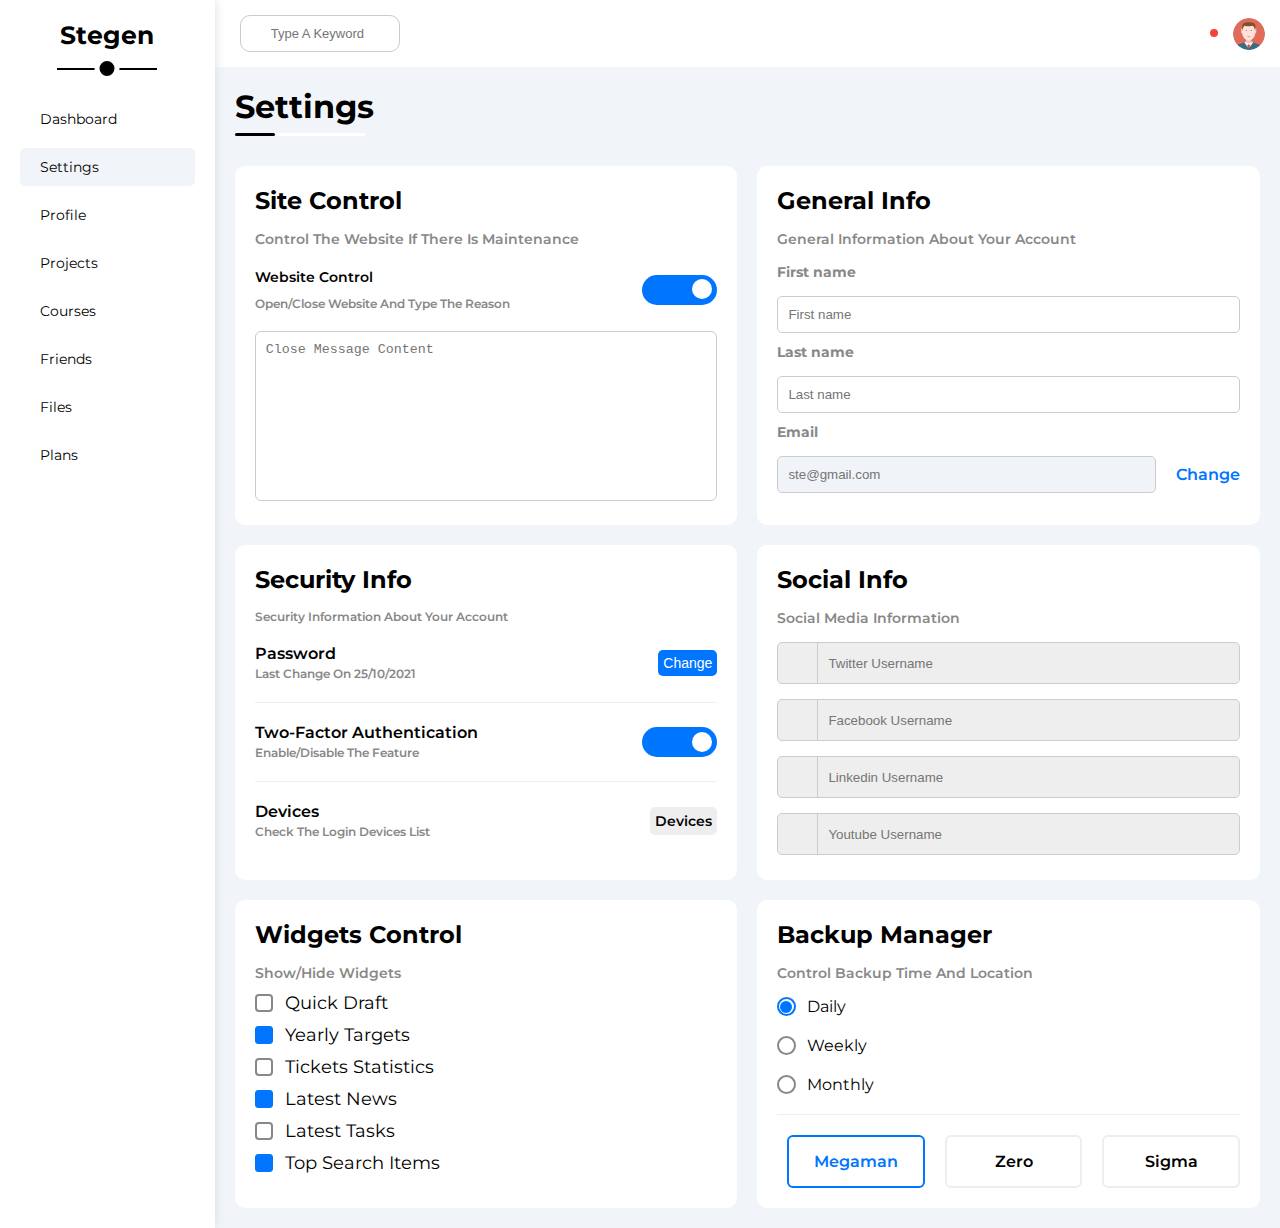
<file: setting.html>
<!DOCTYPE html>
<html lang="en">
<head>
    <meta charset="UTF-8">
    <meta name="viewport" content="width=device-width, initial-scale=1.0">
    <!-- link font-google -->
    <link rel="preconnect" href="https://fonts.googleapis.com">
    <link rel="preconnect" href="https://fonts.gstatic.com" crossorigin>
    <link href="https://fonts.googleapis.com/css2?family=Montserrat:ital,wght@0,100..900;1,100..900&display=swap" rel="stylesheet">
    <!-- link font Awesome -->
    <link rel="stylesheet" href="https://cdnjs.cloudflare.com/ajax/libs/font-awesome/6.5.2/css/all.min.css" integrity="sha512-SnH5WK+bZxgPHs44uWIX+LLJAJ9/2PkPKZ5QiAj6Ta86w+fsb2TkcmfRyVX3pBnMFcV7oQPJkl9QevSCWr3W6A==" crossorigin="anonymous" referrerpolicy="no-referrer" />
    <!-- link framework -->
    <link rel="stylesheet" href="css/framework.css">
    <!-- link css-file -->
    <link rel="stylesheet" href="css/dash.css">
    <title>Settings</title>
</head>
<body>
    <div class="page d-flex">
        <div class="sidebar bg-white p-20 p-relative">
            <h3 class="p-relative txt-c">Stegen</h3>
            <ul>
                <li>
                    <a href="index.html" class="d-flex align-center c-black p-10 rad-5 fs-14">
                        <i class="fa-solid fa-chart-bar fa fw"></i>
                        <span>Dashboard</span>
                    </a>
                </li>
                <li>
                    <a href="setting.html" class="active d-flex align-center c-black p-10 rad-5 fs-14">
                        <i class="fa-solid fa-gear fa fw"></i>
                        <span>Settings</span>
                    </a>
                </li>
                <li>
                    <a href="profile.html" class="d-flex align-center c-black p-10 rad-5 fs-14">
                        <i class="fa-solid fa-user fa fw"></i>
                        <span>Profile</span>
                    </a>
                </li>
                <li>
                    <a href="projects.html" class="d-flex align-center c-black p-10 rad-5 fs-14">
                        <i class="fa-solid fa-diagram-project fa fw"></i>
                        <span>Projects</span>
                    </a>
                </li>
                <li>
                    <a href="courses.html" class="d-flex align-center c-black p-10 rad-5 fs-14">
                        <i class="fa-solid fa-graduation-cap fa fw"></i>
                        <span>Courses</span>
                    </a>
                </li>
                <li>
                    <a href="friends.html" class="d-flex align-center c-black p-10 rad-5 fs-14">
                        <i class="fa-solid fa-user-group fa fw"></i>
                        <span>Friends</span>
                    </a>
                </li>
                <li>
                    <a href="files.html" class="d-flex align-center c-black p-10 rad-5 fs-14">
                        <i class="fa-solid fa-file fa fw"></i>
                        <span>Files</span>
                    </a>
                </li>
                    <li>
                    <a href="plans.html" class="d-flex align-center c-black p-10 rad-5 fs-14">
                        <i class="fa-brands fa-cc-visa"></i>
                        <span>Plans</span>
                    </a>
                </li>
            </ul>
        </div>
        <div class="content w-full">
            <!-- start-head -->
            <div class="head p-15 bg-white between-flex">
                <div class="search p-relative">
                    <input class="p-10" type="search" placeholder="Type A Keyword">
                </div>
                <div class="icons d-flex align-center">
                    <span class="noti p-relative">
                        <i class="fa-solid fa-bell"></i>
                    </span>
                    <img src="imgs/avatar.png" alt="photo">
                </div>
            </div>
            <!-- end-head -->
            <h1 class="p-relative mb-20">Settings</h1>
            <div class="container d-grid gab-20 m-20">
                <!-- start-control -->
                <div class="control bg-white rad-10 p-20">
                    <h2 class="mb-15">Site Control</h2>
                    <p class="fs-14 c-gry f-b">Control The Website If There Is Maintenance</p>
                    <div class="web-control between-flex mt-20">
                        <div class="txt">
                            <p class="fs-14 f-b">Website Control</p>
                            <span class="fs-12 c-gry mt-10 d-block f-b">Open/Close Website And Type The Reason</span>
                        </div>
                        <label>
                            <input class="checkbox-toggle" type="checkbox" checked>
                            <div class="toggle-switch"></div>
                        </label>
                    </div>
                    <textarea placeholder="Close Message Content"></textarea>
                </div>
                <!-- end-control -->

                <!-- start-general -->
                <div class="general bg-white p-20 rad-10">
                    <h2 class="mb-15">General Info</h2>
                    <p class="fs-14 f-b c-gry mb-15">General Information About Your Account</p>
                    <label class="d-block fs-14 c-gry mb-15" for="first">First name </label>
                    <input class="w-full rad-5" type="text" placeholder="First name" id="first">
                    <label class="d-block fs-14 c-gry mb-15" for="last">Last name </label>
                    <input class="w-full rad-5" type="text" placeholder="Last name" id="last">
                    <div class="read">
                        <label class="d-block fs-14 c-gry mb-15" for="email">Email </label>
                        <div class="email between-flex gab-20">
                            <input class="w-full rad-5" type="email" placeholder="ste@gmail.com" disabled>
                            <a class="f-b c-blue" href="#">Change</a>
                        </div>
                    </div>
                </div>
                <!-- end-general -->

                <!-- start-security -->

                <div class="security bg-white p-20 rad-10 ">
                    <h2 class="mb-15">Security Info</h2>
                    <p class="fs-12 c-gry f-b">Security Information About Your Account</p>
                    <div class="info between-flex mt-20">
                        <div class="txt">
                            <p class="f-b">Password</p>
                            <span class="f-b fs-12 c-gry">Last Change On 25/10/2021</span>
                        </div>
                        <button class="p-5 rad-5 fs-14" type="button">Change</button>
                    </div>
                    <div class="info between-flex mt-20">
                        <div class="txt">
                            <p class="f-b">Two-Factor Authentication</p>
                            <span class="f-b fs-12 c-gry">Enable/Disable The Feature</span>
                        </div>
                        <label>
                            <input class="checkbox-toggle" type="checkbox" checked>
                            <div class="toggle-switch"></div>
                        </label>
                    </div>
                    <div class="info between-flex mt-20">
                        <div class="txt">
                            <p class="f-b">Devices</p>
                            <span class="fs-12 f-b c-gry">Check The Login Devices List</span>
                        </div>
                        <span class="p-5 rad-5 bg-eee f-b fs-14">Devices</span>
                    </div>
                </div>
                <!-- end-security -->

                <!-- strat-social -->

                <div class="socials bg-white rad-10 p-20">
                    <h2 class="mb-15">Social Info</h2>
                    <p class="f-b fs-14 c-gry">Social Media Information</p>
                    <div class="box between-flex">
                        <i class=" fa-brands fa-twitter c-grey"></i>
                        <input type="text" placeholder="Twitter Username">
                    </div>
                    <div class="box between-flex">
                        <i class="fa-brands fa-facebook-f c-grey"></i>
                        <input type="text" placeholder="Facebook Username">
                    </div>
                    <div class="box between-flex">
                        <i class="fa-brands fa-linkedin c-grey"></i>
                        <input type="text" placeholder="Linkedin Username">
                    </div>
                    <div class="box between-flex">
                        <i class="fa-brands fa-youtube c-grey"></i>
                        <input type="text" placeholder="Youtube Username">
                    </div>
                </div>
                <!-- end-social -->
                
                <!-- start-wed-control -->

                <div class="wed-control bg-white p-20 rad-10">
                    <h2 class="mb-15">Widgets Control</h2>
                    <p class="fs-14 c-gry f-b">Show/Hide Widgets</p>
                    <div class="control">
                        <input class="d-block" type="checkbox" id="one">
                        <label for="one">Quick Draft</label>
                    </div>
                    <div class="control">
                        <input class="d-block" type="checkbox" id="two" checked>
                        <label for="two">Yearly Targets</label>
                    </div>
                    <div class="control">
                        <input class="d-block" type="checkbox" id="three">
                        <label for="three">Tickets Statistics</label>
                    </div>
                    <div class="control">
                        <input class="d-block" type="checkbox" id="four" checked>
                        <label for="four">Latest News</label>
                    </div>
                    <div class="control">
                        <input class="d-block" type="checkbox" id="five">
                        <label for="five">Latest Tasks</label>
                    </div>
                    <div class="control">
                        <input class="d-block" type="checkbox" id="six" checked>
                        <label for="six">Top Search Items</label>
                    </div>
                </div>
                <!-- end-wed-control -->

                <!-- start-backub -->
                <div class="backup bg-white rad-10 p-20">
                    <h2 class="mb-15">Backup Manager</h2>
                    <p class="c-gry fs-14 f-b mb-15">Control Backup Time And Location</p>
                    <div class="data">
                        <input type="radio" name="1" id="1" checked>
                        <label for="1">Daily</label>
                    </div>
                    <div class="data">
                        <input type="radio" name="1" id="2">
                        <label for="2">Weekly</label>
                    </div>
                    <div class="data">
                        <input type="radio" name="1" id="3">
                        <label for="3">Monthly</label>
                    </div>
                    <div class="boxs">
                        <input type="radio" name="serv" id="mega" checked>
                        <div class="box">
                            <label for="mega">
                                <i class="fa-solid fa-server d-block"></i>
                                Megaman
                            </label>
                        </div>
                        <input type="radio" name="serv" id="zero">
                        <div class="box">
                            <label for="zero">
                                <i class="fa-solid fa-server d-block"></i>
                                Zero
                            </label>
                        </div>
                        <input type="radio" name="serv" id="sigma">
                        <div class="box">
                            <label for="sigma">
                                <i class="fa-solid fa-server d-block"></i>
                                Sigma
                            </label>
                        </div>
                    </div>
                    <!-- end-backub -->
                </div>
        </div>
    </div>
</body>
</html>
</file>
<file: css/framework.css>
:root {
    --blue-color: #0075ff;
    --blu-alt-color: #0d69d5;
    --orange-color: #f59e0b;
    --green-color: #22c55a;
    --red-color: #f44336;
    --grey-color: #888;
}
/* start-box */
.d-flex{
    display: flex;
}
.align-center{
    align-items: center;
}
.space-between{
    justify-content: space-between;
}
.space-center {
    justify-content: center;
}
.d-coulmn{
    flex-direction: column;
}
.d-block{
    display: block;
}
@media (max-width:767px) {
    .d-block-mobile {
        display: block;
    }
}
@media (max-width:767px) {
    .hide-mobile {
        display: none;
    }
}
.d-grid{
    display: grid;
}
.gab-20{
    gap: 20px;
}
/* end-box */
/* start-padding + margin */
.p-5 {
    padding: 5px;
}
.p-10 {
    padding: 10px;
}
.p-15 {
    padding: 15px;
}
.p-20{
    padding: 20px;
}
.m-20 {
    margin: 20px;
}
.mt-5 {
    margin-top: 5px;
}
.mt-10{
    margin-top: 10px;
}
.mt-15 {
    margin-top: 15px;
}
.mt-20{
    margin-top: 20px;
}
.mb-10 {
    margin-bottom: 10px;
}
.mb-15 {
    margin-bottom: 15px;
}
.mb-20 {
    margin-bottom: 20px;
}
.w-full{
    width: 100%;
}
/* end-padding + margin */
/* start-color */
.bg-white{
    background-color: white;
}
.bg-blue{
    background-color: var(--blue-color);
}
.c-black{
    color: black;
}
.c-white{
    color: white;
}
.bg-eee{
    background-color: #eee;
}
.c-gry{
    color: var(--grey-color);
}
.c-blue{
    color: var(--blue-color);
}
.c-green {
    color: var(--green-color);
}
.c-red {
    color: var(--red-color);
}
/* end-color */
/* start-position */
.p-relative{
    position: relative;
}
/* end-position */
/* start-font */
.txt-c{
    text-align: center;
}
.fs-12 {
    font-size: 12px;
}
.fs-13 {
    font-size: 13px;
}
.fs-14{
    font-size: 14px;
}
.fs-17 {
    font-size: 17px;
}
.f-b{
    font-weight: 600;
}
@media (max-width:767px) {
    .txt-c-mobile{
        text-align: center;
    }
}

/* end-font */
/* start-width */
.w-fit{
    width: fit-content;
}
/* end-width */
/* start-border */
.rad-5{
    border-radius: 5px;
}
.rad-10 {
    border-radius: 10px;
}
/* end-border */
/* start-componant */
.between-flex{
    display: flex;
    align-items: center;
    justify-content: space-between;
}
.btn-shape{
    padding: 5px 7px;
    background-color: var(--blue-color);
    font-size: 14px;
    width: fit-content;
    display: block;
    border: none;
    border-radius: 5px;
    color: white;
    margin: 0 15px 15px auto;
    cursor: pointer;
    transition: .3s;
}
.btn-shape:hover{
    background-color: var(--blu-alt-color);
}
/* end-componant */
</file>
<file: css/dash.css>
/* start global */
:root{
    --blue-color:#0075ff;
    --blu-alt-color:#0d69d5;
    --orange-color:#f59e0b;
    --green-color:#22c55a;
    --red-color:#f44336;
    --grey-color:#888;
}
* {
    box-sizing: border-box;
    margin: 0;
    padding: 0;
    text-decoration: none;
    list-style: none;
}
html{
    scroll-behavior: smooth;
}
body {
    font-family: Montserrat;
}
::-webkit-scrollbar{
    width: 15px;
}
::-webkit-scrollbar-track{
    background-color: white;
}
::-webkit-scrollbar-thumb{
    background-color: var(--blue-color);
}
::-webkit-scrollbar-thumb:hover{
    background-color: var(--blu-alt-color);
}
/* end global */
.page{
    min-height: 100vh;
    background-color: #f1f5f9;
}
.page .sidebar{
    width: 250px;
    padding: 20px;
    box-shadow: 0 0 10px #ddd;
}
@media (max-width:767px){
    .page .sidebar{
    width: 65px;
    padding: 10px;
}
}
.page .sidebar > h3{
    font-size: 25px;
    margin-bottom: 50px;
    position: relative;
}
@media (max-width:767px){
    .page .sidebar>h3{
        margin-bottom: 20px;
        font-size: 14px;
    }
}
@media (min-width:768px) {
    .page .sidebar > h3::before{
    position: absolute;
    content: "";
    width: 100px;
    height: 2px;
    background-color: black;
    bottom: -20px;
    left: 50%;
    transform: translateX(-50%);
}
.page .sidebar > h3::after{
    position: absolute;
    content: "";
    width: 15px;
    height: 15px;
    background: black;
    border: solid 5px white;
    border-radius: 50%;
    bottom: -31px;
    transform: translateX(-50%);
    left: 50%;
}
}
@media (max-width:767px){
    .page .sidebar ul{
        display: flex;
        flex-flow: column;
        align-items: center;
    }
}
.page .sidebar ul li {
    margin-bottom: 10px;
}
.page .sidebar ul li a{
    transition: .3s;
}
.page .sidebar ul li a:hover,
.page .sidebar ul li a.active {
    background-color: #f1f5f9;
}
.page .sidebar ul li a span{
    margin-left: 10px;
    font-size: 14px;
}
@media (max-width:767px) {
    .page .sidebar ul li a span{
        display: none;
    }
}
/* start-head */
.content{
    overflow: hidden;
}
.content h1{
    margin: 20px;
}
.content h1::before,
.content h1::after{
    position: absolute;
    content: "";
    height: 3px;
    border-radius: 7px;
    left: 0;
    bottom: -10px;
}
.content h1::before{
    width: 130px;
    background-color: white;
}
.content h1::after{
    width: 40px;
    background-color: black;
}
.content .head .search::before {
    content: "\f002";
    font-family: "Font Awesome 6 Free";
    font-weight: 900;
    position: absolute;
    left: 18px;
    top: 50%;
    transform: translateY(-50%);
    font-size: 14px;
    color: var(--grey-color);
}
.content .head .search input{
    width: 160px;
    padding-left: 30px;
    border: solid 1px #ccc;
    margin-left: 10px;
    border-radius: 10px;
    caret-color: var(--grey-color);
    transition: .3s;
}

.content .head .search input::placeholder{
    font-size: 13px;
    transition: .3s;
}
.content .head .search input:focus{
    width: 180px;
    outline: none;
}
.content .head .search input:focus::placeholder{
    opacity: 0;
}
.content .head .icons .noti::before{
    position: absolute;
    content: "";
    width: 8px;
    height: 8px;
    background-color: var(--red-color);
    border-radius: 50%;
    top: -5px;
    right: -5px;
}
.content .head .icons img{
    width: 32px;
    height: 32px;
    margin-left: 20px;
    border-radius: 50%;
}
/* end-head */

/* start-welcome */
.content .container{
    grid-template-columns: repeat(auto-fill,minmax(450px , 1fr));
    margin-top: 40px;
}
@media (max-width:767px) {
    .content .container {
        grid-template-columns: minmax(200px, 1fr);
        margin-left: 10px;
        margin-right: 10px;
    }
}
.welcome{
    overflow: hidden;
}
.welcome .welc img{
    width: 200px;
    margin-bottom: -16px;
}
.welcome .welc .txt p{
    text-align: left;
}
.welcome .avatar{
    width: 64px;
    height: 64px;
    border: solid 2px white;
    border-radius: 50%;
    box-shadow: 0 0 5px #ddd;
    padding: 2px;
    margin-top: -32px;
    margin-left: 20px;
}
@media (max-width:767px){
    .welcome .avatar{
        margin-left: 0;
    }
}
.welcome .body{
    border-top: solid 1px #eee;
    border-bottom: solid 1px #eee;
}
.welcome .body > p{
    flex: 1;
}
@media (max-width:767px) {
    .welcome .body > p:not(:last-of-type) {
    margin-bottom: 20px;
}
}
.welcome a:hover {
    background-color: var(--blu-alt-color);
}
/* end-welcome */
/* start-quick */
.quick .input > input{
    border: none;
}
.quick .input textarea{
    resize: none;
    border: none;
    height: 160px;
}
.quick .input>input:focus,
.quick .input textarea:focus{
    outline: none;
}
.quick [type="submit"]{
    margin-right: 0;
}
/* end-quick */
/* start-targets */
.targets .info .box>span{
    width: 80px;
    height: 80px;
}
.targets .info .box>span i{
    font-size: 20px;
}
.targets .info .box .deg div > span {
    height: 100%;
    position: relative;
}
.targets .info .box .deg div>span::before{
    position: absolute;
    content: attr(data-progress);
    top: -35px;
    right: -18px;
    border-radius: 5px;
    padding: 2px;
}
.targets .info .box .deg div>span::after{
    position: absolute;
    content: "";
    border-style: solid;
    border-width: 10px;
    border-color: transparent transparent transparent transparent;
    top: -17px;
    right: -10px
}
.targets .info .box.blue>span{
    background-color: #0075ff4a;
    color: var(--blue-color);
}
.targets .info .box.blue .deg div{
    background-color: #0075ff4a;
}
.targets .info .box.blue .deg div span{
    width: 80%;
    background-color: var(--blue-color);
}
.targets .info .box.blue .deg div>span::before{
    background-color: var(--blue-color);
}
.targets .info .box.blue .deg div>span::after{
    border-color: var(--blue-color) transparent transparent transparent;
}
.targets .info .box.green>span{
    color: var(--green-color);
    background-color: #22c55a47;
}
.targets .info .box.green .deg div{
    background-color: #22c55a47;
}
.targets .info .box.green .deg div span{
    width: 85%;
    background-color: var(--green-color);
}
.targets .info .box.green .deg div>span::before {
    background-color: var(--green-color);
}
.targets .info .box.green .deg div>span::after {
    border-color: var(--green-color) transparent transparent transparent;
}
.targets .info .box.orange>span{
    color: var(--orange-color);
    background-color: #f59e0b47;
}
.targets .info .box.orange .deg div{
    background-color: #f59e0b47;
}
.targets .info .box.orange .deg div span{
    width: 70%;
    background-color: var(--orange-color);
}
.targets .info .box.orange .deg div>span::before {
    background-color: var(--orange-color);
}
.targets .info .box.orange .deg div>span::after {
    border-color: var(--orange-color) transparent transparent transparent;
}
.targets .info .box .deg{
    margin-left: 20px;
    flex: 1;
}
.targets .info .box .deg div{
    height: 3px;
    width: 100%;
}
/* start-targets */
/* start-static */
.static .boxs{
    grid-template-columns: repeat(auto-fill,minmax(200px,1fr));
}
.static .boxs .box{
    padding: 20px;
    border-radius: 6px;
    box-shadow: 0 0 10px#ddd;
}
.static .boxs .box i{
    font-size: 30px;
}
.static .boxs .box:nth-child(1) i {
    color: var(--blue-color);
}
.static .boxs .box:nth-child(2) i {
    color: var(--green-color);
}
.static .boxs .box:nth-child(3) i {
    color: var(--red-color);
}
.static .boxs .box:nth-child(4) i {
    color: var(--orange-color);
}
.static .boxs .box p{
    font-weight: 700;
    margin: 10px 0;
    font-size: 20px;
}
/* end-static */

/* start-news */
.news .box{
    margin-top: 20px;
}
@media (max-width:767px) {
    .news .box{
        flex-direction: column;
    }
}
.news .box:not(:last-of-type) {
    padding-bottom: 20px;
    border-bottom: solid 1px #eee;
}
.news .box img{
    width: 100px;
    border-radius: 6px;
}
@media (max-width:767px) {
    .news .box img {
        margin-bottom: 10px;
}
}
.news .box .txt{
    margin-left: 20px;
    flex: 1;
}
@media (max-width:767px) {
    .news .box .txt {
        margin-left: 0;
}
}
.news .box span{
    background-color: #eee;
    border-radius: 6px;
}
@media (max-width:767px) {
    .news .box span {
        margin-top: 10px;
    }
}
/* end-news */

/* start-tasks */
.tasks .box{
    gap: 3px;
}
.tasks .box:not(:last-of-type){
    padding-bottom: 10px;
    border-bottom: solid 1px #eee;
}
.tasks .box:nth-child(5){
    opacity: .3;
}
.tasks .box .txt{
    flex: 1;
}
.tasks .box:nth-child(5) .txt h3 {
    text-decoration: line-through;
}
.tasks .box i{
    transition: .3s;
}
.tasks .box i:hover{
    color: var(--red-color);
    cursor: pointer;
}
/* end-tasks */

/* start-search */
.search .box:not(:first-of-type ,:last-of-type){
    padding: 20px 0;
}
.search .box:last-of-type{
    padding-top: 20px;
}
.search .box:not(:last-of-type ,:first-of-type) {
    border-bottom: solid 1px #eee;
}
.search .box:not(:first-of-type) p{
    background-color: #eee;
    padding: 5px;
    border-radius: 6px;
}
/* end-search */

/* start-upload */
.uploads .box{
    padding-bottom: 20px;
    margin-bottom: 10px; 
}
.uploads .box img {
    width: 40px;
}
.uploads .box:not(:last-of-type){
    border-bottom: solid 1px #eee;
}
.uploads .box .txt{
    flex: 1;
    margin-left: 10px;
}
.uploads .box .txt p{
    margin-top: 5px;
}
.uploads .box span{
    background-color: #eee;
    border-radius: 6px;
}
/* end-upload */

/* start-project */

.project .box span{
    display: flex;
    align-items: center;
    justify-content: center;
    width: 28px;
    height: 28px;
    border: solid 2px var(--blue-color);
    border-radius: 50%;
}
.project .box:not(:last-of-type) span::before{
    position: absolute;
    content: "";
    width: 20px;
    height: 20px;
    background-color: var(--blue-color);
    border-radius: 50%;
}
.project .box:nth-of-type(4) span::before{
    animation: opacity 2.5s infinite linear;
}
.project .box:not(:last-of-type) span::after{
    position: absolute;
    content: "";
    width: 2.5px;
    height: 22px;
    background-color: var(--blue-color);
    bottom: -22px;
}
.project .box p{
    flex: 1;
    margin-left: 20px;
}
@media (max-width:450px) {
    .project .box p {
        margin-left: 10px;
        font-size: 14px;
}
}
.project img{
    position: absolute;
    right: 0;
    bottom: 0;
    width: 160px;
    opacity: .2
}
/* end-project */

/* start-reminders */
.reminders .box{
    margin-top: 10px;
    align-items: center;
}
.reminders .box .info{
    flex: 1;
    margin-left: 30px;
}
.reminders .box>span{
    width: 14px;
    height: 14px;
    border-radius: 50%;
}
.reminders .box>span::before{
    content: "";
    position: absolute;
    height: 40px;
    width: 2px;
    right: -15px;
    top: 50%;
    transform: translateY(-50%);
}
.reminders .box.blue>span{
    background-color: var(--blue-color);
}
.reminders .box.blue>span::before{
    background-color: var(--blue-color);
}
.reminders .box.green>span {
    background-color: var(--green-color);
}

.reminders .box.green>span::before {
    background-color: var(--green-color);
}
.reminders .box.orange>span {
    background-color: var(--orange-color);
}

.reminders .box.orange>span::before {
    background-color: var(--orange-color);
}
.reminders .box.red>span {
    background-color: var(--red-color);
}

.reminders .box.red>span::before {
    background-color: var(--red-color);
}
/* end-reminders */

/* start-post */
.post .info{
    margin-bottom: 20px;
}
.post .info .image{
    width: 55px;
    height: 55px;
}
.post .info img{
    object-fit: cover;
    width: 100%;
    height: 100%;
    border-radius: 50%;
}
.post .info .txt{
    flex: 1;
    margin-left: 20px;
}
.post >p{
    padding: 20px 0 40px;
    font-size: 15px;
    font-weight: 600;
    border-top: solid 1px #eee;
    border-bottom: solid 1px #eee;
    line-height: 1.6;
}
.post .comment .blue,
.post .comment .red{
    transition: .3s;
    cursor: pointer;
}
.post .comment .blue:hover{
    color: var(--blue-color);
}
.post .comment .red:hover{
    color: var(--red-color);
}
/* end-post */
/* start-social */
.social .box{
    margin-bottom: 10px;
}
.social .box .txt a {
    margin-right: 10px;
    font-size: 13px;
    font-weight: 600;
    border-radius: 6px;
    padding: 3px;
    color: white;
}
.social .box.tewit{
    background-color: rgb(29 161 242 / 30%);
    color: #1da1f2;
}
.social .box.tewit .txt a{
    background-color: #1da1f2;
}
.social .box.face {
    background-color:rgb(24 119 242 / 20%);
    color: #1877f2;
}
.social .box.face .txt a {
    background-color: #1877f2;
}
.social .box.yout {
    background-color: rgb(255 0 0 / 20%);
    color: #ff0000;
}
.social .box.yout .txt a {
    background-color: #ff0000;
}
.social .box.linked {
    background-color: rgb(0 119 181 / 20%);
    color: #0077b5;
}
.social .box.linked .txt a {
    background-color: #0077b5;
}
.social .box .txt p{
    font-weight: 600;
}
.social .box i{
    min-width: 50px;
    min-height: 50px;
    color: white;
    display: flex;
    align-items: center;
    justify-content: center;
}
.social .box.tewit i{
    background-color:#1da1f2;
}
.social .box.face i {
    background-color: #1877f2;
}
.social .box.yout i {
    background-color: #ff0000;
}
.social .box.linked i {
    background-color: #0077b5;
}
.social .box .txt{
    margin-left: 20px;
    display: flex;
    justify-content: space-between;
    align-items: center;
    flex: 1;
}
/* end-social */

/* start-projects */
.projects{
margin: 0 20px 20px;
}
@media (max-width:767px) {
    .projects {
        margin: 0 10px 20px;
}
}
.projects .res-table{
    overflow-x: auto
}
.projects table{
    border: none;
    border-collapse: collapse;
    min-width: 1000px;
}
.projects table thead td{
    background-color: #eee;
    border: 0px;
    font-size: 17px;
}
.projects table tr td{
    padding: 15px;
    font-weight: 600;
    font-size: 15px;
    border-left: solid 1px #eee;
    border-bottom: solid 1px #eee;
    border-right: solid 1px #eee;
}
.projects table tbody tr td img{
    width: 30px;
    border-radius: 50%;
    border: solid 2px white;
}
.projects table tbody tr td img:not(:first-child) {
    margin-left: -20px;
}
.projects table tbody tr .orange,
.projects table tbody tr .blue,
.projects table tbody tr .green,
.projects table tbody tr .red{
    padding: 5px;
    font-size: 12px;
    border-radius: 5px;
    color: white;
} 
.projects table tbody tr .orange{
    background-color: var(--orange-color);
}
.projects table tbody tr .blue{
    background-color: var(--blue-color);
}
.projects table tbody tr .green{
    background-color: var(--green-color);
}
.projects table tbody tr .red{
    background-color: var(--red-color);
}
.projects table tr{
    transition: .3s;
}
.projects table tr:hover{
    background-color: #f9f9f9;
}
/* end-projects */

/* start-settings */
.checkbox-toggle{
    appearance: none;
    display: none;
}
.toggle-switch{
    width: 75px;
    height: 30px;
    background-color: #ccc;
    border-radius: 20px;
    cursor: pointer;
    position: relative;
    transition: .3s;
}
.toggle-switch::before{
    content: "\f00d";
    font-family: "Font Awesome 5 Free";
    font-weight: 900;
    position: absolute;
    width: 20px;
    height: 20px;
    background-color: white;
    border-radius: 50%;
    top: 4.5px;
    left: 4px;
    display: flex;
    align-items: center;
    justify-content: center;
    color: #ccc;
    transition: .3s;
}
.checkbox-toggle:checked + .toggle-switch{
    background-color: var(--blue-color);
}
.checkbox-toggle:checked + .toggle-switch::before{
    content: "\f00c";
    left: 50px;
    color: var(--blue-color);
}
/* end-settings */
/* start-control */
.control .web-control{
    gap: 10px;
}
.control textarea{
    resize: none;
    width: 100%;
    height: 170px;
    margin-top: 20px;
    padding: 10px;
    border: solid 1px #ccc;
    border-radius: 6px;
}
.control textarea:focus{
    outline: none;
}
/* end-control */

/* start-general */
.general label{
    margin-top: 10px;
    font-weight: 700;
}
.general input{
    border: solid 1px #ccc;
    padding: 10px;
}
.general input:focus{
    outline: none;
}
.general :disabled{
    background-color: #f0f4f8;
    color: #bbb;
    cursor: no-drop;
}
/* end-general */

/* start-security */

.security .info{
    padding-bottom: 20px;
}
.security .info:not(:last-of-type){
    border-bottom: solid 1px #eee;
}
.security .info button{
    border: none;
    background-color: var(--blue-color);
    color: white;
    cursor: pointer;
}
/* end-security */
/* start-socials */
.socials .box{
    margin-top: 15px;
    border: solid 1px #ccc;
    border-radius: 5px;
    background-color: #eee;
}
.socials .box input{
    flex: 1;
    padding: 10px;
    background-color: #eee;
    border: none;
}
.socials .box i{
    width: 40px;
    height: 40px;
    display: flex;
    align-items: center;
    justify-content: center;
    border-right: solid 1px #ccc;
    color: var(--grey-color);
    transition: .3s;
}
.socials .box:focus-within i {
    color: black;
}
.socials .box input:focus{
    outline: none;
}
/* end-socials */
/* start-wed-control */
.wed-control label{
    display: flex;
    align-items: center;
    margin-top: 10px;
    font-size: 18px;
    padding-left: 30px;
    position: relative;
    cursor: pointer;
}
.wed-control .control input {
    appearance: none;
}
.wed-control label::before{
    content: "";
    position: absolute;
    width: 14px;
    height: 14px;
    border: solid 2px var(--grey-color);
    border-radius: 4px;
    left: 0;
}
.wed-control .control label:hover::before{
    border: solid 2px var(--blue-color);
}
.wed-control label::after{
    content: "\f00c";
    font-family: "Font Awesome 5 Free";
    font-weight: 900;
    position: absolute;
    left: 0;
    font-size: 14px;
    width: 18px;
    display: flex;
    align-items: center;
    justify-content: center;
    height: 18px;
    background-color: var(--blue-color);
    color: white;
    border-radius: 4px;
    transform: scale(0) rotate(360deg);
    transition: .3s;
}
.wed-control .control input[type="checkbox"]:checked + label::after{
    transform: scale(1) rotate(0deg);
}
/* end-wed-control */
/* start-backup */
.backup .data{
    display: flex;
    align-items: center;
    margin-bottom: 20px;
}
.backup .data input{
    appearance: none;
}
.backup .data label{
    position: relative;
    padding-left: 30px;
    display: flex;
    align-items: center;
    cursor: pointer;
}
.backup .data label::before{
    content: "";
    position: absolute;
    width: 15px;
    height: 15px;
    border: solid 2px var(--grey-color);
    border-radius: 50%;
    left: 0;
}
.backup .data input[type="radio"]:checked+label::before{
    border-color: var(--blue-color);
}
.backup .data label::after{
    content: "";
    position: absolute;
    width: 12px;
    height: 12px;
    background-color: var(--blue-color);
    border-radius: 50%;
    left: 3px;
    transform: scale(0);
    transition: .3s;
}
.backup .data input[type="radio"]:checked + label::after{
    transform: scale(1);
}
.backup .boxs{
    display: flex;
    align-items: center;
    justify-content: space-between;
    padding-top: 20px;
    border-top: solid 1px #eee;
    gap: 10px;
}
@media (max-width:767px) {
    .backup .boxs{
        flex-wrap: wrap;
    }
}
.backup .boxs input{
    appearance: none;
}
.backup .boxs input[type="radio"]:checked + .box{
    color: var(--blue-color);
    border-color: var(--blue-color);
}
.backup .boxs .box{
    width: 100%;
    text-align: center;
    border: solid 2px #eee;
    border-radius: 6px;
}
.backup .boxs .box label{
    display: block;
    margin: 15px;
    font-weight: 600;
    cursor: pointer;
}
.backup .boxs .box label i{
    margin-bottom: 10px;
}
/* end-backup */

/* start-profile */
.p-content{
    margin-left: 20px;
    margin-right: 20px;
    margin-top: 40px;
}
@media (max-width:992px) {
    .p-content{
        flex-direction: column;
        margin-left: 10px;
    margin-right: 10px;
    }
}
.p-content .profile{
    border-right: solid 1px #ddd;
    padding: 70px;
}
@media (max-width:992px){
    .p-content .profile{
        border-right: none;
        border-bottom: solid 1px #ddd;
        padding: 30px;
    }
}
.p-content .profile img{
    width: 130px;
}
.p-content .profile .prog{
    position: relative;
    width: 121px;
    height: 5px;
    background-color: #eee;
    margin: 0 auto;
    border-radius: 6px;
}
.p-content .profile .prog::before{
    content: "";
    position: absolute;
    height: 100%;
    width: 80px;
    background-color: var(--blue-color);
    left: 0;
    border-radius: 6px;
}
.p-content .profile ul{
    color: var(--orange-color);
}
.p-content .profile ul li{
    margin-left: 3px;
    font-size: 13px;
}
.p-content .info{
    flex: 1;
}
@media (max-width:992px){
    .p-content .info{
        width: 100%;
    }
}
.p-content .info .box:hover{
    background-color: #fafafa;
}
.p-content .info .box:not(:last-of-type){
    border-bottom: solid 1px #ddd;
}
.p-content .info .box{
    padding: 15px;
    transition: .3s;
}
@media (max-width:992px){
    .p-content .info .box {
        text-align: center;
    }
}
.p-content .info .box .cont{
    display: flex;
    align-items: center;
    justify-content: space-between;
}
@media (max-width:992px){
    .p-content .info .box .cont{
        flex-direction: column;
    }
}
.p-content .info .box .cont label .toggle-switch{
    width: 90px;
    height: 20px;
}
.p-content .info .box .cont label .toggle-switch::before{
    font-size: 10px;
    top: 3px;
    width: 15px;
    height: 15px;
}
.p-content .info .box .cont label .checkbox-toggle:checked + .toggle-switch::before{
    left: 71px;
}
.p-content .info .box .txt {
    display: flex;
    flex-flow: column;
}
.p-content .info .box .txt > span:not(:first-of-type){
    margin-top: 14px;
} 
.me{
    margin-left: 20px;
    margin-right: 20px;
    display: flex;
    gap: 20px;
    margin-bottom: 20px;
}
@media (max-width:992px) {
    .me{
        flex-direction: column;
        margin-left: 10px;
        margin-right: 10px;
    }
}
.me .skills{
    flex-basis: 30%;
}
.me .row{
    margin-top: 20px;
}
@media (max-width:767px) {
    .me .row{
        text-align: center;
    }
}
.me .row:not(:last-of-type){
    padding-bottom: 20px;
    border-bottom: solid 1px #eee;
}
.activites{
    flex: 1;
}
.activites .box{
    display: flex;
    align-items: center;
    justify-content: space-between;
    margin-top: 20px;
}
@media (max-width:767px){
    .activites .box{
        flex-direction: column;
        text-align: center;
}
}
.activites .box:not(:last-of-type){
    padding-bottom: 20px;
    border-bottom: solid 1px #eee;
}
.activites .box .txt{
    flex: 1;
    margin-left: 15px;
}
@media (max-width:767px){
    .activites .box .txt{
        margin-left: 0;
        margin-top: 10px;
    }
}
.activites .box img{
    width: 60px;
}
/* end-profile */
/* start-project */
.p-container{
    margin-left: 20px;
    margin-right: 20px;
    margin-top: 40px;
    grid-template-columns: repeat(auto-fill,minmax(500px,1fr));
    gap: 20px;
}
@media (max-width:767px) {
    .p-container{
    margin-left: 10px;
    margin-right: 10px;
    grid-template-columns: minmax(250px,1fr);
    }
    
}
.p-container .box{
    position: relative;
}
.p-container .box > span{
    position: absolute;
    right: 10px;
    top: 10px;
}
.p-container .box .image{
    padding-bottom: 20px;
    margin-top: 30px;
    border-bottom: solid 1px #eee;
}
@media (max-width:767px){
    .p-container .box .image{
        text-align: center;
    }
}
.p-container .box img{
    width: 40px;
    border-radius: 50%;
    border: solid 2px white;
    transition: .3s;
}
.p-container .box img:hover{
    position: relative;
    cursor: pointer;
}
.p-container .box img:not(:first-of-type){
    margin-left: -20px;
}
.p-container .box .skills{
    margin: 12px 0;
    display: flex;
    align-items: center;
    justify-content: flex-end;
}
@media (max-width:767px){
    .p-container .box .skills{
        flex-direction: column;
    }
}
.p-container .box .skills p{
    margin-left: 5px;
}
@media (max-width:767px){
    .p-container .box .skills p{
        margin: 5px 0;
    }
}
.p-container .box .prog{
    display: flex;
    align-items: center;
    justify-content: space-between;
    padding: 12px 0 0 0;
    border-top: solid 1px #eee;
}
@media (max-width:767px){
    .p-container .box .prog{
        flex-direction: column;
    }
}
.p-container .box .prog div{
    width: 200px;
    height: 7px;
    background-color: #eee;
    border-radius: 6px;
}
@media (max-width:767px){
    .p-container .box .prog div{
        margin: 10px 0;
    }
}
.p-container .box .prog > div span{
    display: block;
    height: 100%;
    border-radius: 6px;
}
.p-container .box .prog.blue > div span{
    background-color: var(--blue-color);
    width: 60%;
}
.p-container .box .prog.red>div span {
    background-color: var(--red-color);
    width: 80%;
}
.p-container .box .prog.green>div span {
    background-color: var(--green-color);
    width: 100%;
}
/* end-project */
/* start-courses */
.cour-container{
    grid-template-columns: repeat(auto-fill,minmax(250px,1fr));
    gap: 20px;
    margin: 40px 20px 20px;
}
@media (max-width:767px) {
    .cour-container{
        margin-left: 10px;
        margin-right: 10px;
    }
}
.cour-container .box{
    overflow: hidden;
    transition: .3s;
}
.cour-container .box:hover{
    cursor: pointer;
    box-shadow: 0 0 10px #ccc;
    transform: translateY(-10px);
}
.cour-container .box .image img:last-of-type{
    width: 60px;
    border-radius: 50%;
    border: solid 2px white;
    position: absolute;
    left: 10px;
    top: 10px;
}
.cour-container .box .image img:first-of-type{
    width: 100%;
}
.cour-container .box .txt p{
    line-height: 1.6;
}
.cour-container .box .info{
    display: flex;
    align-items: center;
    justify-content: space-between;
    border-top: solid 1px #eee;
}
.cour-container .box .info::before{
    content: "Course Info";
    position: absolute;
    font-size: 14px;
    font-weight: 600;
    left: 50%;
    transform: translateX(-50%);
    top: -12px;
    background-color: var(--blue-color);
    padding: 5px;
    border-radius: 5px;
    color: white;
}
.cour-container .box .info span{
    font-size: 14px;
    font-weight: 600;
}
/* end-courses */
/* start-friends */
.f-container{
    grid-template-columns: repeat(auto-fill,minmax(250px,1fr));
    gap: 20px;
    margin: 40px 20px 20px;
}
@media (max-width:767px) {
    .f-container{
        margin-left: 10px;
        margin-right: 10px;
    }
}
.f-container .box{
    box-shadow: 0 0 10px #eee;
}
.f-container .box .contact{
    position: absolute;
    left: 10px;
    top: 10px;
}
.f-container .box .contact i{
    border-radius: 50%;
    transition: .3s;
}
.f-container .box .contact i:hover{
    background-color: var(--blue-color);
    color: white;
    cursor: pointer;
}
.f-container .box img{
    width: 100px;
    border-radius: 50%;
}
.f-container .box .txt{
    text-align: center;
    margin: 15px 0;
}
.f-container .box .info{
    display: flex;
    flex-direction: column;
    padding: 10px 0 20px;
    border-bottom: solid 1px #eee;
    border-top: solid 1px #eee;
}
.f-container .box .info span{
    font-size: 14px;
    margin-top: 10px;
    font-weight: 500;
}
.f-container .box .info span i{
    margin-right: 10px;
}
.f-container .box .date{
    display: flex;
    align-items: center;
    justify-content: space-between;
    margin-top: 10px;
}
@media (max-width:380px) {
    .f-container .box .date{
        flex-direction: column;
    }
}
.f-container .box .date a{
    color: white;
    border-radius: 5px;
}
@media (max-width:380px){
    .f-container .box .date .btn{
        margin: 10px 0;
    }
}
.f-container .box .date .blue{
    background-color: var(--blue-color);
}
.f-container .box .date .red {
    background-color: var(--red-color);
}  
.f-container .box .info.vip::before{
    position: absolute;
    content: "VIP";
    top: 50%;
    transform: translateY(-50%);
    right: 10px;
    font-size: 40px;
    font-weight: 600;
    color: gold;
    opacity: 0.2;
}
/* end-friends */

/* start-files */
.files-container{
    margin: 40px 20px 20px;
    display: flex;
    justify-content: space-between;
    gap: 20px;
}
@media (max-width:767px) {
    .files-container{
        flex-direction: column-reverse;
        margin-left: 10px;
        margin-right: 10px;
    }
}
.files-container .static{
    max-height: 440px;
    min-width: 250px;
}
.files-container .static .box{
    display: flex;
    align-items: center;
    justify-content: space-between;
    padding: 10px;
    border: solid 1px #eee;
    border-radius: 6px;
}
.files-container .static .box .txt{
    flex:1;
}
.files-container .static .box span:nth-child(1){
    width: 40px;
    height: 40px;
    margin-right: 10px;
    display: flex;
    align-items: center;
    justify-content: center;
}
.files-container .static .box .blue{
    background-color: #0075ff59;
    color: var(--blue-color);
}
.files-container .static .box .green {
    background-color: #22c55a5e;
    color: var(--green-color);
}
.files-container .static .box .red {
    background-color: #f443364f;
    color: var(--red-color);
}
.files-container .static .box .orange {
    background-color: #f59e0b54;
    color: var(--orange-color);
}
.files-container .static .btn{
    display: block;
    margin: 20px auto;
    width: fit-content;
    color: white;
    background-color: var(--blue-color);
    padding: 10px;
    border-radius: 6px;
    font-size: 14px;
    font-weight: 600;
    transition: .3s;
}
.files-container .static .btn i{
    margin-right: 10px;
    font-size: 12px;
}
.files-container .static .btn:hover{
    background-color: var(--blu-alt-color);
}
.files-container .static .btn:hover i{
    animation: top .6s infinite;

}
.file-container{
    grid-template-columns: repeat(auto-fill,minmax(190px,1fr));
    gap: 20px;
    flex: 1;
}
.file-container .box > div{
    text-align: center;
}
.file-container .box img{
    width: 60px;
}
.file-container .box .info{
    padding: 10px 0 5px;
    border-top: solid 1px #eee;
}
/* end-files */

/* start-price */
.pr-container{
    grid-template-columns: repeat(auto-fill,minmax(500px ,1fr));
    gap: 20px;
    margin: 40px 20px 20px;
}
@media (max-width:767px) {
    .pr-container{
        margin-left: 10px;
        margin-right: 10px;
        grid-template-columns: minmax(250px,1fr);
    }
}
.pr-container .box .price{
    text-align: center;
    padding: 15px 40px;
    color: white;
    border: solid 3px white;
}
.pr-container .box.green .price{
    outline: solid 3px var(--green-color);
    background-color: var(--green-color);
}
.pr-container .box.green .btn{
    background-color: var(--green-color);
}
.pr-container .box.red .price {
    outline: solid 3px var(--red-color);
    background-color: var(--red-color);
}
.pr-container .box.red .btn {
    background-color: var(--red-color);
}
.pr-container .box.orange .price {
    outline: solid 3px var(--orange-color);
    background-color: var(--orange-color);
}

.pr-container .box.orange .btn {
    background-color: var(--orange-color);
}
.pr-container .box .price h3{
    font-size: 30px;
}
.pr-container .box .price p{
    font-size:40px;
    font-weight: 700;
    width: fit-content;
    margin: 0 auto;
}
.pr-container .box .price p span{
    position: absolute;
    top: -12px;
    left: -23px;
    font-size: 30px;
}
.pr-container .box .rows{
    display: flex;
    flex-flow: column;
}
.pr-container .box .rows .row{
    display: flex;
    align-items: center;
    justify-content: space-between;
    margin-top: 20px;
    padding-bottom: 10px;
    border-bottom: solid 1px #eee;
}
.pr-container .box .rows .row span{
    flex: 1;
    margin-left: 10px;
}
.pr-container .box .btn{
    margin-top: 10px;
    display: block;
    color: white;
    width: fit-content;
    padding: 5px 10px;
    border-radius: 6px;
    font-weight: 600;
}
/* end-price */
/* start-animation */
@keyframes opacity {
    50%{
        opacity: 0;
    }
    100%{
        opacity: 1;
    }
}
@keyframes top {
    50%{
        transform: translateY(-5px);
    }
    100%{
        transform: translateY(0);
    }
    
}
/* end-animation */
</file>
